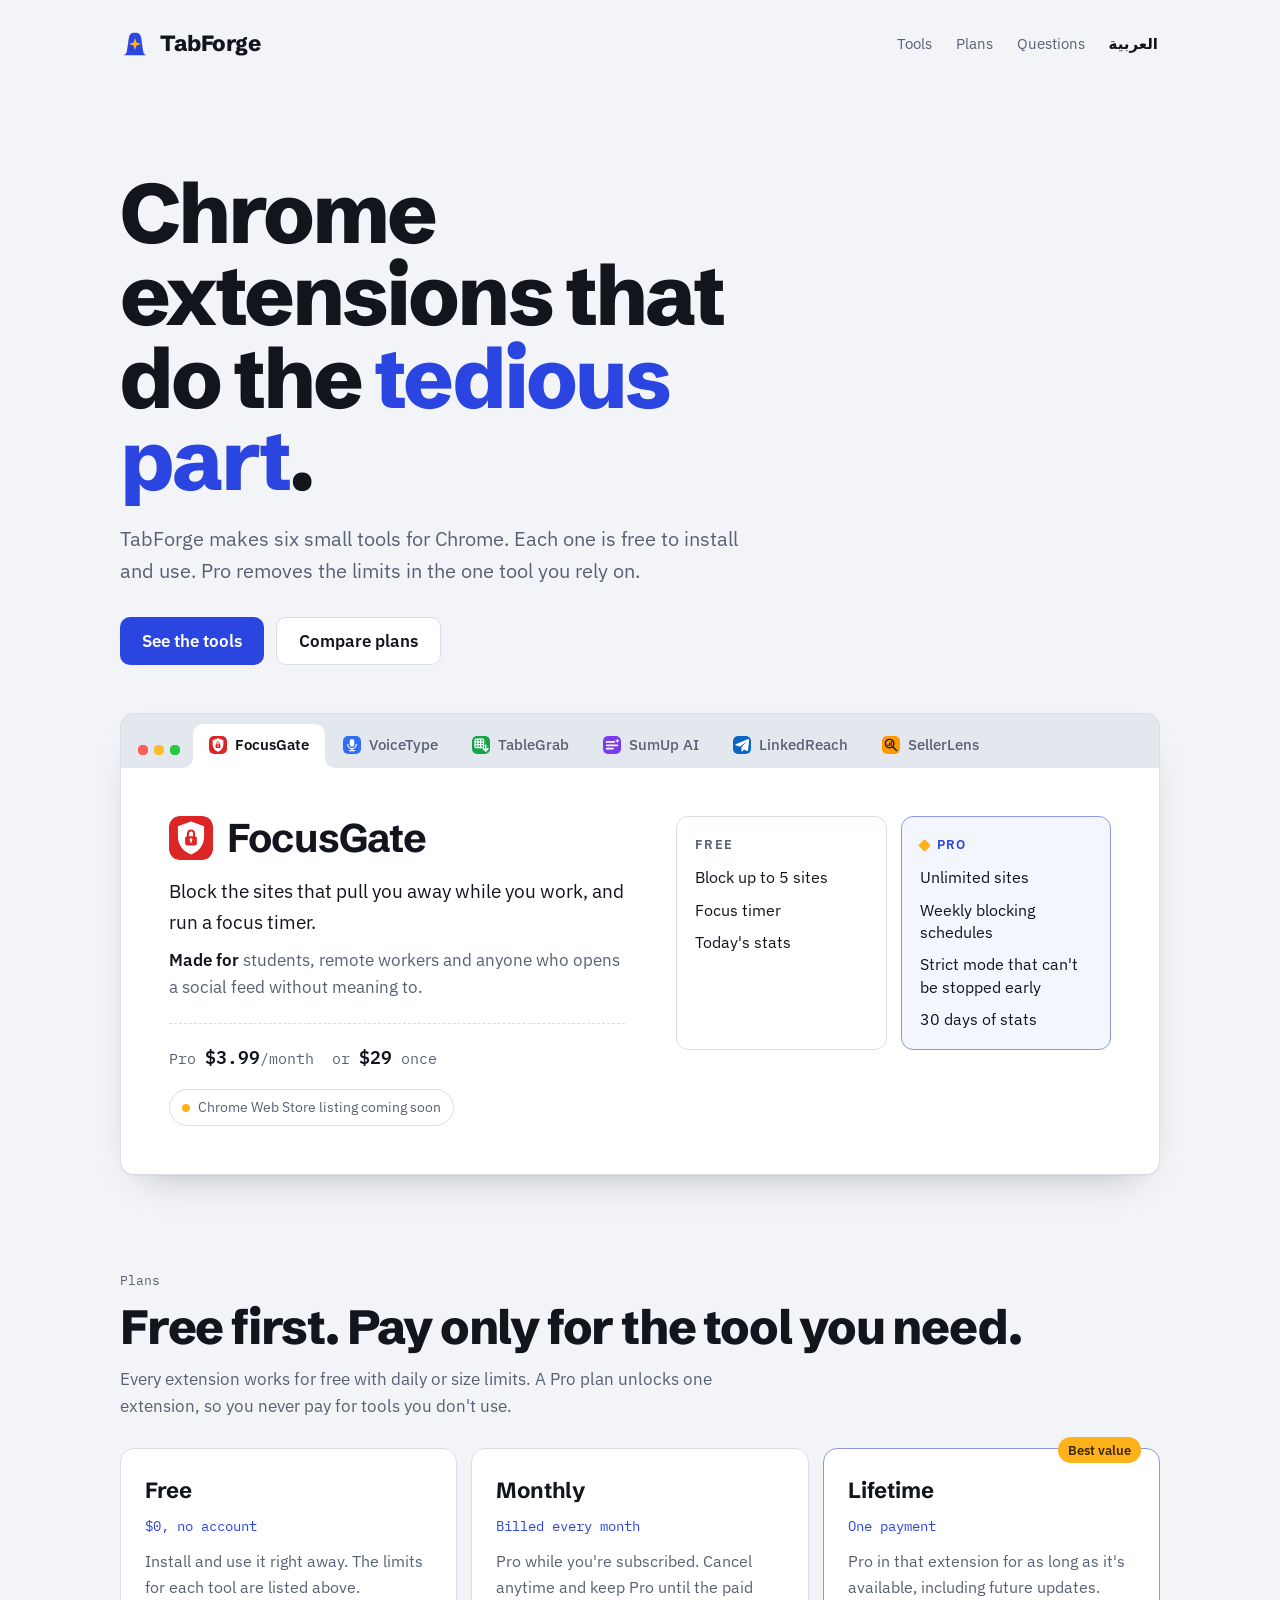
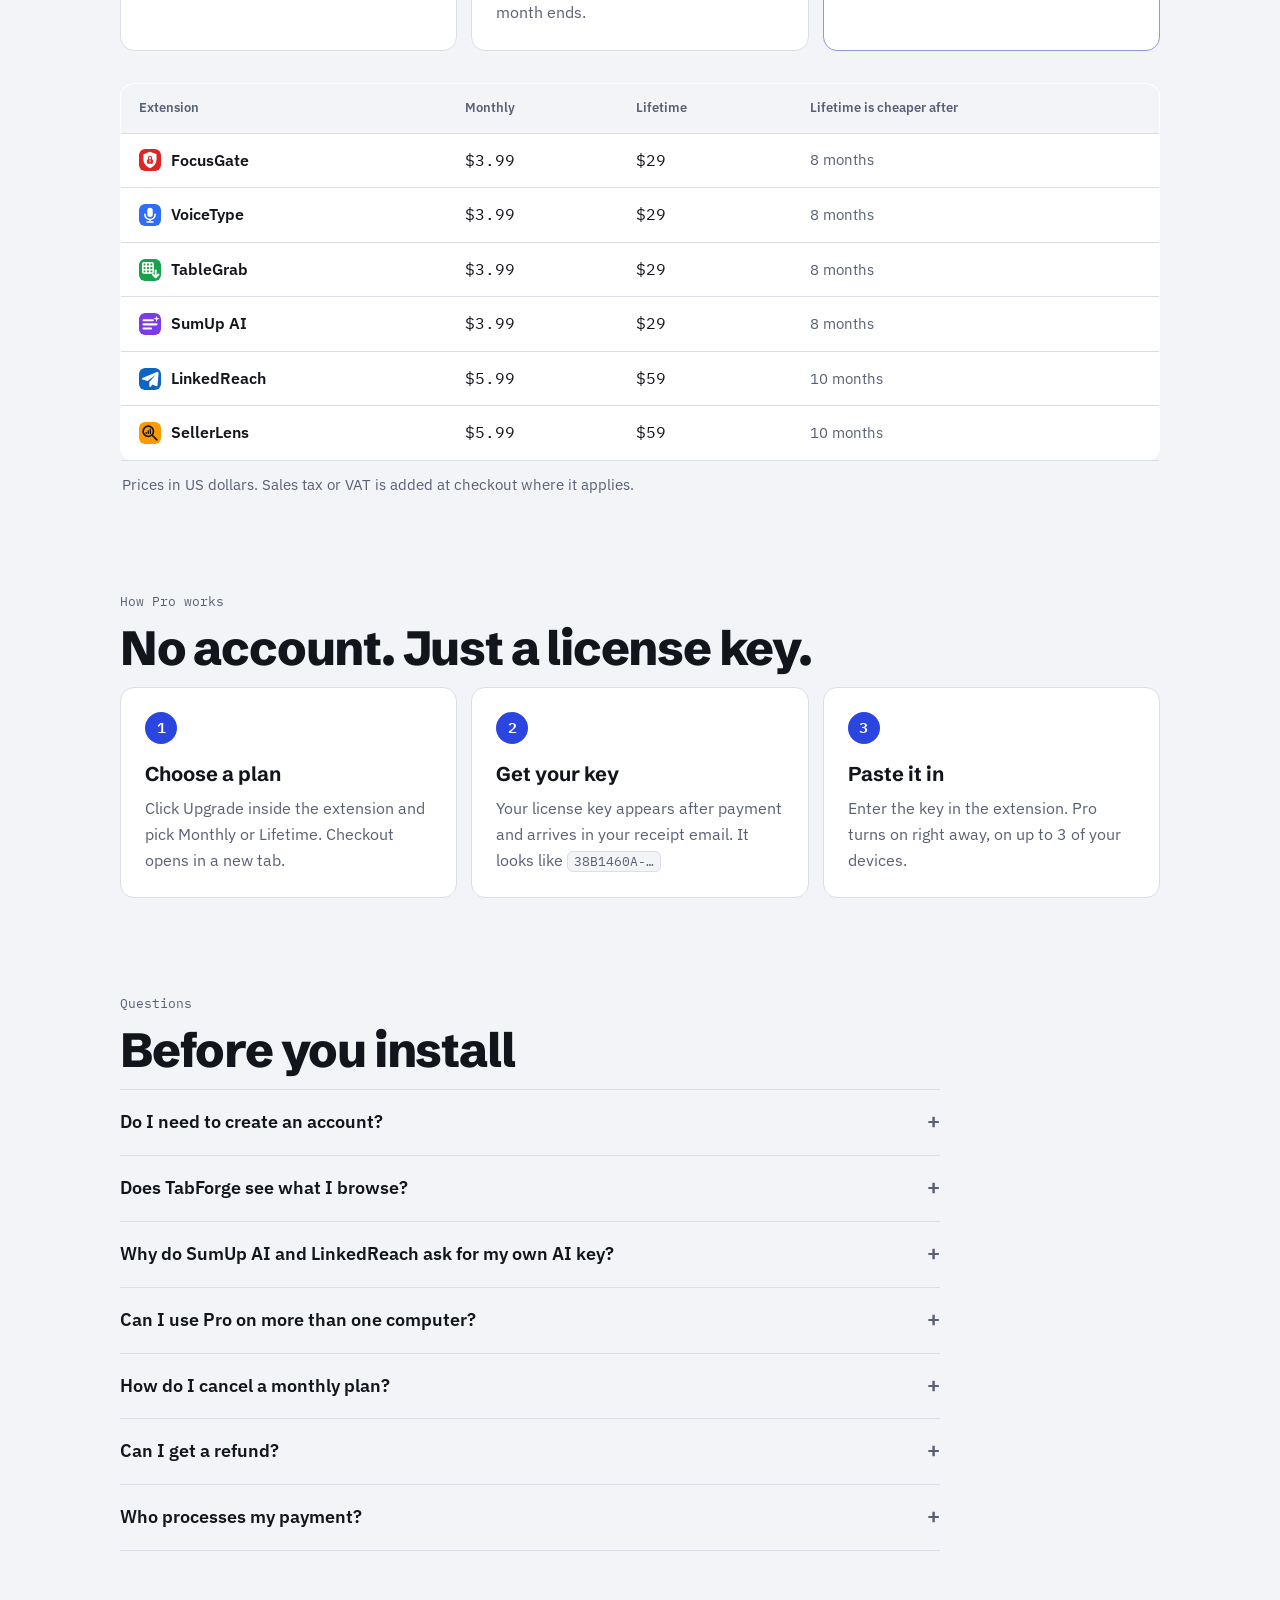
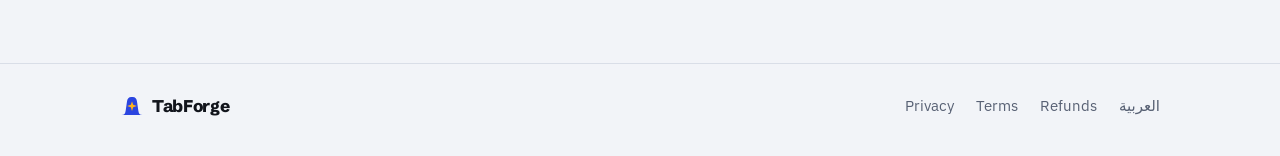
<file: index.html>
<!doctype html>
<html lang="en" dir="ltr">
<head>
  <meta charset="utf-8">
  <meta name="viewport" content="width=device-width, initial-scale=1">
  <title>TabForge: Chrome extensions that do the tedious part</title>
  <meta name="description" content="TabForge makes six focused Chrome extensions: FocusGate, VoiceType, TableGrab, SumUp AI, LinkedReach and SellerLens. Free to use, with optional Pro plans.">
  <link rel="icon" href="assets/logo.svg" type="image/svg+xml">
  <link rel="alternate" hreflang="ar" href="ar/">
  <link rel="alternate" hreflang="en" href="./">
  <link rel="preconnect" href="https://fonts.googleapis.com">
  <link rel="preconnect" href="https://fonts.gstatic.com" crossorigin>
  <link href="https://fonts.googleapis.com/css2?family=IBM+Plex+Mono:wght@400;600&family=IBM+Plex+Sans:wght@400;500;600&family=Schibsted+Grotesk:wght@700;800&display=swap" rel="stylesheet">
  <link rel="stylesheet" href="assets/style.css">
</head>
<body>
<a class="skip" href="#main">Skip to content</a>

<header class="site-head">
  <div class="wrap">
    <a class="brand" href="./"><img src="assets/logo.svg" alt="" width="30" height="30">TabForge</a>
    <nav class="nav" aria-label="Main">
      <a href="#tools">Tools</a>
      <a href="#plans">Plans</a>
      <a href="#faq">Questions</a>
      <a class="lang" href="ar/" hreflang="ar" lang="ar">العربية</a>
    </nav>
  </div>
</header>

<main id="main">
  <div class="wrap">
    <div class="hero">
      <h1>Chrome extensions that do the <em>tedious part</em>.</h1>
      <p>TabForge makes six small tools for Chrome. Each one is free to install and use. Pro removes the limits in the one tool you rely on.</p>
      <div class="actions"><a class="button" href="#tools">See the tools</a><a class="button-ghost" href="#plans">Compare plans</a></div>
    </div>

    <div class="window" id="tools">
      <nav class="strip" data-tabs aria-label="Extensions">
        <a class="tab" href="#focusgate" aria-selected="true"><img src="assets/icons/focusgate.svg" alt="">FocusGate</a>
        <a class="tab" href="#voicetype"><img src="assets/icons/voicetype.svg" alt="">VoiceType</a>
        <a class="tab" href="#tablegrab"><img src="assets/icons/tablegrab.svg" alt="">TableGrab</a>
        <a class="tab" href="#sumup-ai"><img src="assets/icons/sumup-ai.svg" alt="">SumUp AI</a>
        <a class="tab" href="#linkedreach"><img src="assets/icons/linkedreach.svg" alt="">LinkedReach</a>
        <a class="tab" href="#sellerlens"><img src="assets/icons/sellerlens.svg" alt="">SellerLens</a>
      </nav>

      <div class="panes">
        <article class="pane" id="focusgate">
          <div>
            <h3><img src="assets/icons/focusgate.svg" alt="">FocusGate</h3>
            <p class="lede">Block the sites that pull you away while you work, and run a focus timer.</p>
            <p class="for"><strong>Made for</strong> students, remote workers and anyone who opens a social feed without meaning to.</p>
            <div class="price-line"><span>Pro <b>$3.99</b>/month</span><span>or <b>$29</b> once</span></div>
            <span class="store-chip">Chrome Web Store listing coming soon</span>
          </div>
          <div class="tiers">
            <div class="tier"><h4>Free</h4><ul><li>Block up to 5 sites</li><li>Focus timer</li><li>Today's stats</li></ul></div>
            <div class="tier pro"><h4>Pro</h4><ul><li>Unlimited sites</li><li>Weekly blocking schedules</li><li>Strict mode that can't be stopped early</li><li>30 days of stats</li></ul></div>
          </div>
        </article>

        <article class="pane" id="voicetype">
          <div>
            <h3><img src="assets/icons/voicetype.svg" alt="">VoiceType</h3>
            <p class="lede">Speak into any text field on any website instead of typing.</p>
            <p class="for"><strong>Made for</strong> people who write a lot of messages and email, in Arabic dialects, English, French, German, Spanish, Turkish and more.</p>
            <div class="price-line"><span>Pro <b>$3.99</b>/month</span><span>or <b>$29</b> once</span></div>
            <span class="store-chip">Chrome Web Store listing coming soon</span>
          </div>
          <div class="tiers">
            <div class="tier"><h4>Free</h4><ul><li>20 dictation sessions a day</li><li>Mic button next to text fields</li><li>Keyboard shortcut</li></ul></div>
            <div class="tier pro"><h4>Pro</h4><ul><li>Unlimited dictation</li><li>Voice commands such as "new line" and "period"</li><li>Your own word replacements</li></ul></div>
          </div>
        </article>

        <article class="pane" id="tablegrab">
          <div>
            <h3><img src="assets/icons/tablegrab.svg" alt="">TableGrab</h3>
            <p class="lede">Turn any table or list on a web page into a spreadsheet file in one click.</p>
            <p class="for"><strong>Made for</strong> analysts, researchers and marketers who copy data out of websites.</p>
            <div class="price-line"><span>Pro <b>$3.99</b>/month</span><span>or <b>$29</b> once</span></div>
            <span class="store-chip">Chrome Web Store listing coming soon</span>
          </div>
          <div class="tiers">
            <div class="tier"><h4>Free</h4><ul><li>Up to 100 rows per export</li><li>CSV and JSON</li><li>Copy and paste into Google Sheets</li></ul></div>
            <div class="tier pro"><h4>Pro</h4><ul><li>Unlimited rows</li><li>Collect a table across many pages</li><li>Excel files</li></ul></div>
          </div>
        </article>

        <article class="pane" id="sumup-ai">
          <div>
            <h3><img src="assets/icons/sumup-ai.svg" alt="">SumUp AI</h3>
            <p class="lede">Summarize any article or YouTube video in a side panel, then ask it questions.</p>
            <p class="for"><strong>Made for</strong> students and readers. Use your own OpenAI, Claude or Gemini key, or Chrome's built-in AI.</p>
            <div class="price-line"><span>Pro <b>$3.99</b>/month</span><span>or <b>$29</b> once</span></div>
            <span class="store-chip">Chrome Web Store listing coming soon</span>
          </div>
          <div class="tiers">
            <div class="tier"><h4>Free</h4><ul><li>5 summaries a day</li><li>Pages and YouTube videos</li><li>Choice of length and language</li></ul></div>
            <div class="tier pro"><h4>Pro</h4><ul><li>Unlimited summaries</li><li>Chat with the page</li><li>History of past summaries</li><li>Export</li></ul></div>
          </div>
        </article>

        <article class="pane" id="linkedreach">
          <div>
            <h3><img src="assets/icons/linkedreach.svg" alt="">LinkedReach</h3>
            <p class="lede">Write LinkedIn messages from templates that fill in each person's details, and track who to follow up with.</p>
            <p class="for"><strong>Made for</strong> salespeople, recruiters and job seekers. Your contacts stay in your browser.</p>
            <div class="price-line"><span>Pro <b>$5.99</b>/month</span><span>or <b>$59</b> once</span></div>
            <span class="store-chip">Chrome Web Store listing coming soon</span>
          </div>
          <div class="tiers">
            <div class="tier"><h4>Free</h4><ul><li>3 message templates</li><li>25 saved contacts</li><li>Follow-up reminders</li></ul></div>
            <div class="tier pro"><h4>Pro</h4><ul><li>Unlimited templates and contacts</li><li>AI-written drafts with your own key</li><li>CSV export</li></ul></div>
          </div>
        </article>

        <article class="pane" id="sellerlens">
          <div>
            <h3><img src="assets/icons/sellerlens.svg" alt="">SellerLens</h3>
            <p class="lede">See estimated monthly sales, a listing score and a profit calculator on every Amazon product page.</p>
            <p class="for"><strong>Made for</strong> Amazon sellers and product researchers on Amazon.com, .sa, .ae, .eg, .co.uk, .de, .ca and .in.</p>
            <div class="price-line"><span>Pro <b>$5.99</b>/month</span><span>or <b>$59</b> once</span></div>
            <span class="store-chip">Chrome Web Store listing coming soon</span>
          </div>
          <div class="tiers">
            <div class="tier"><h4>Free</h4><ul><li>Product page analysis</li><li>Sales and revenue estimate</li><li>Profit calculator</li></ul></div>
            <div class="tier pro"><h4>Pro</h4><ul><li>Saved profit calculations</li><li>Analysis on search result pages</li><li>Export</li></ul></div>
          </div>
        </article>
      </div>
    </div>

    <section id="plans" aria-labelledby="plans-title">
      <p class="eyebrow">Plans</p>
      <h2 id="plans-title">Free first. Pay only for the tool you need.</h2>
      <p class="section-intro">Every extension works for free with daily or size limits. A Pro plan unlocks one extension, so you never pay for tools you don't use.</p>

      <div class="plans">
        <div class="plan"><h3>Free</h3><p class="tag">$0, no account</p><p>Install and use it right away. The limits for each tool are listed above.</p></div>
        <div class="plan"><h3>Monthly</h3><p class="tag">Billed every month</p><p>Pro while you're subscribed. Cancel anytime and keep Pro until the paid month ends.</p></div>
        <div class="plan best"><span class="flag">Best value</span><h3>Lifetime</h3><p class="tag">One payment</p><p>Pro in that extension for as long as it's available, including future updates.</p></div>
      </div>

      <div class="table-scroll">
        <table class="price-table">
          <caption class="fine">Prices in US dollars. Sales tax or VAT is added at checkout where it applies.</caption>
          <thead><tr><th scope="col">Extension</th><th scope="col">Monthly</th><th scope="col">Lifetime</th><th scope="col">Lifetime is cheaper after</th></tr></thead>
          <tbody>
            <tr><th scope="row"><span class="tool"><img src="assets/icons/focusgate.svg" alt="">FocusGate</span></th><td class="num">$3.99</td><td class="num">$29</td><td class="save">8 months</td></tr>
            <tr><th scope="row"><span class="tool"><img src="assets/icons/voicetype.svg" alt="">VoiceType</span></th><td class="num">$3.99</td><td class="num">$29</td><td class="save">8 months</td></tr>
            <tr><th scope="row"><span class="tool"><img src="assets/icons/tablegrab.svg" alt="">TableGrab</span></th><td class="num">$3.99</td><td class="num">$29</td><td class="save">8 months</td></tr>
            <tr><th scope="row"><span class="tool"><img src="assets/icons/sumup-ai.svg" alt="">SumUp AI</span></th><td class="num">$3.99</td><td class="num">$29</td><td class="save">8 months</td></tr>
            <tr><th scope="row"><span class="tool"><img src="assets/icons/linkedreach.svg" alt="">LinkedReach</span></th><td class="num">$5.99</td><td class="num">$59</td><td class="save">10 months</td></tr>
            <tr><th scope="row"><span class="tool"><img src="assets/icons/sellerlens.svg" alt="">SellerLens</span></th><td class="num">$5.99</td><td class="num">$59</td><td class="save">10 months</td></tr>
          </tbody>
        </table>
      </div>
    </section>

    <section aria-labelledby="how-title">
      <p class="eyebrow">How Pro works</p>
      <h2 id="how-title">No account. Just a license key.</h2>
      <ol class="steps">
        <li><h3>Choose a plan</h3><p>Click Upgrade inside the extension and pick Monthly or Lifetime. Checkout opens in a new tab.</p></li>
        <li><h3>Get your key</h3><p>Your license key appears after payment and arrives in your receipt email. It looks like <span class="key">38B1460A-…</span></p></li>
        <li><h3>Paste it in</h3><p>Enter the key in the extension. Pro turns on right away, on up to 3 of your devices.</p></li>
      </ol>
    </section>

    <section id="faq" aria-labelledby="faq-title">
      <p class="eyebrow">Questions</p>
      <h2 id="faq-title">Before you install</h2>
      <div class="faq">
        <details><summary>Do I need to create an account?</summary><p>No. The free version works as soon as you install it. Pro only needs the license key from your receipt email.</p></details>
        <details><summary>Does TabForge see what I browse?</summary><p>No. We don't run servers that collect your data. Your settings, contacts and history stay in your browser. The only data that leaves it is described in each extension's <a href="privacy.html">privacy policy</a>, such as a license check or text you send to the AI provider you picked.</p></details>
        <details><summary>Why do SumUp AI and LinkedReach ask for my own AI key?</summary><p>So you pay the AI provider directly at their price and your text goes straight to them. The key is stored in your browser and sent only to that provider. SumUp AI also works with Chrome's built-in AI, which needs no key.</p></details>
        <details><summary>Can I use Pro on more than one computer?</summary><p>Yes. One license key works on up to 3 Chrome profiles or devices. You can free a slot by removing the key from an old device.</p></details>
        <details><summary>How do I cancel a monthly plan?</summary><p>Use the "Manage subscription" link in your receipt email. Pro stays on until the end of the month you paid for, then the extension returns to the free version. Your data is kept.</p></details>
        <details><summary>Can I get a refund?</summary><p>Yes, within 14 days of your first payment for any plan. See the <a href="refund.html">refund policy</a>.</p></details>
        <details><summary>Who processes my payment?</summary><p>Orders are processed by Lemon Squeezy, our merchant of record. They handle the payment, sales tax and your invoice. We never see your card details.</p></details>
      </div>
    </section>
  </div>
</main>

<footer class="site-foot">
  <div class="wrap">
    <a class="brand" href="./"><img src="assets/logo.svg" alt="" width="24" height="24">TabForge</a>
    <nav aria-label="Legal">
      <a href="privacy.html">Privacy</a>
      <a href="terms.html">Terms</a>
      <a href="refund.html">Refunds</a>
      <a href="ar/" hreflang="ar" lang="ar">العربية</a>
    </nav>
  </div>
</footer>

<script src="assets/tabs.js"></script>
</body>
</html>
</file>
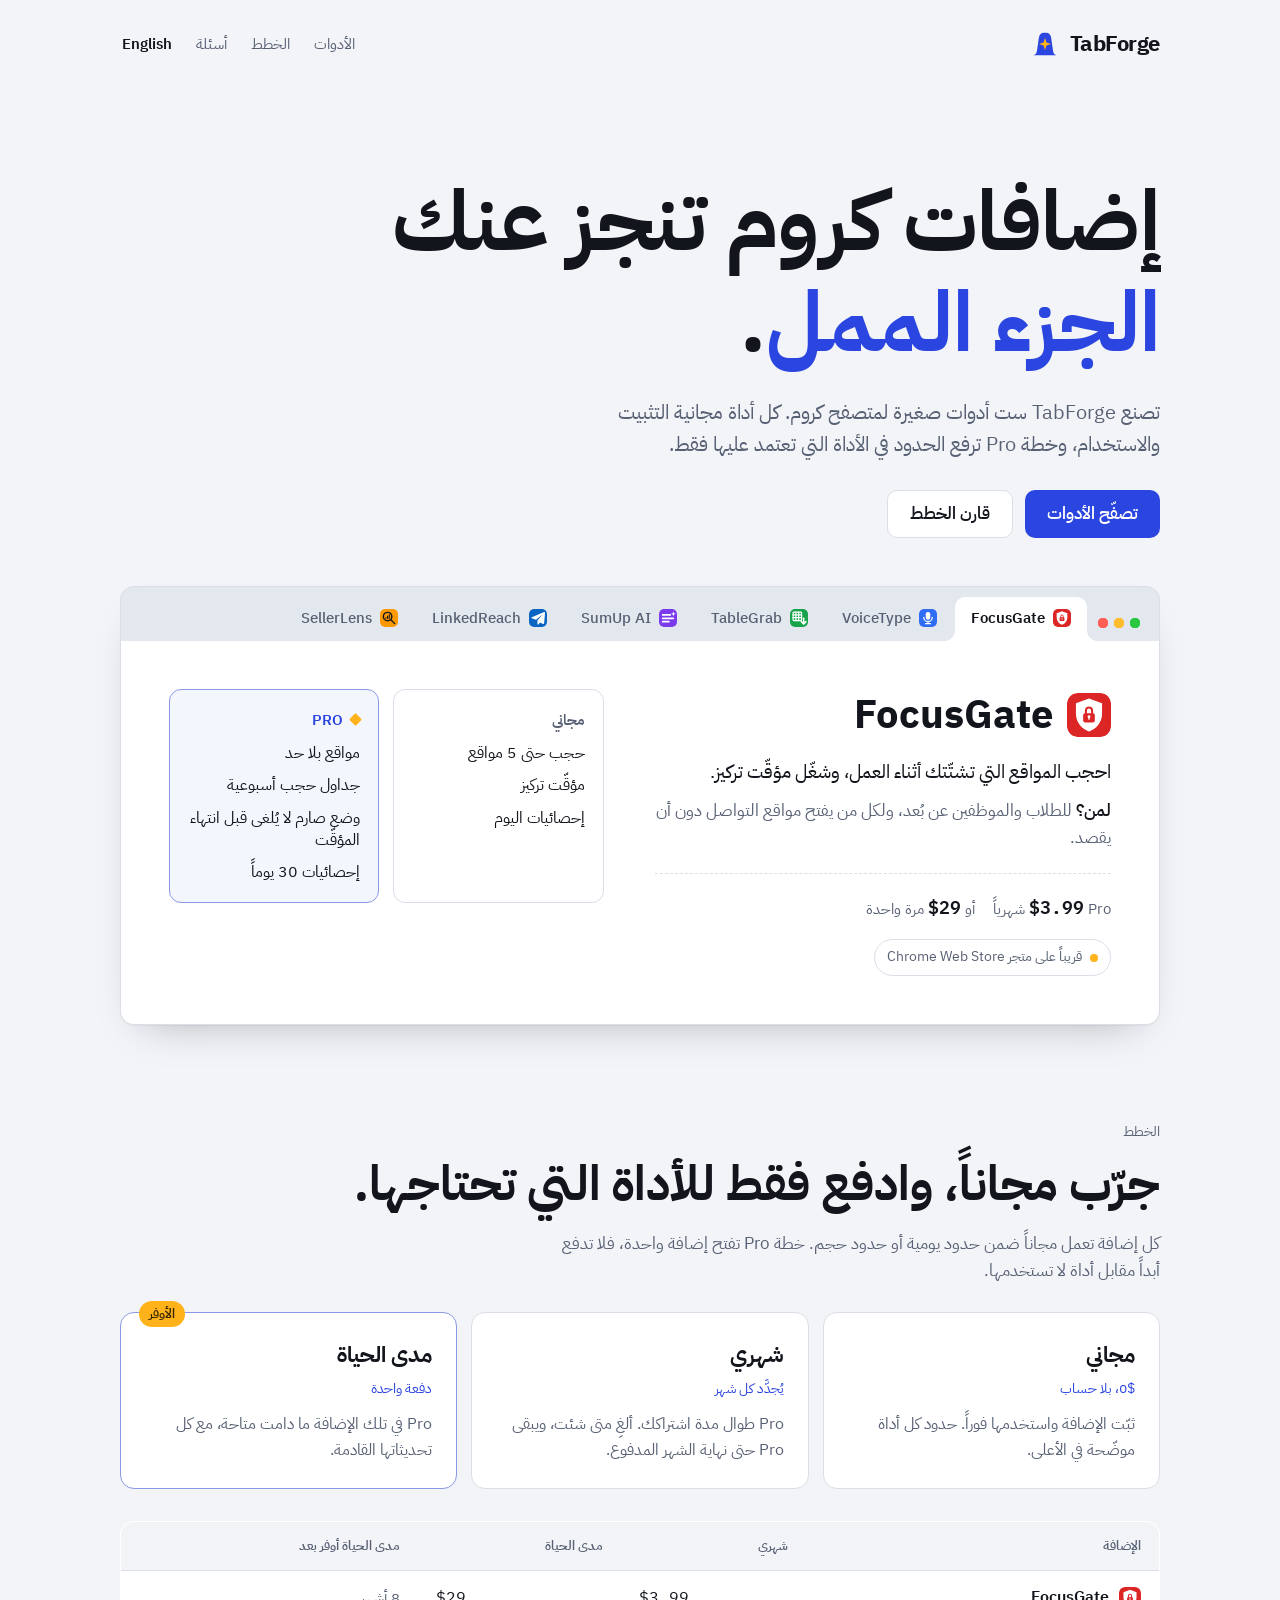
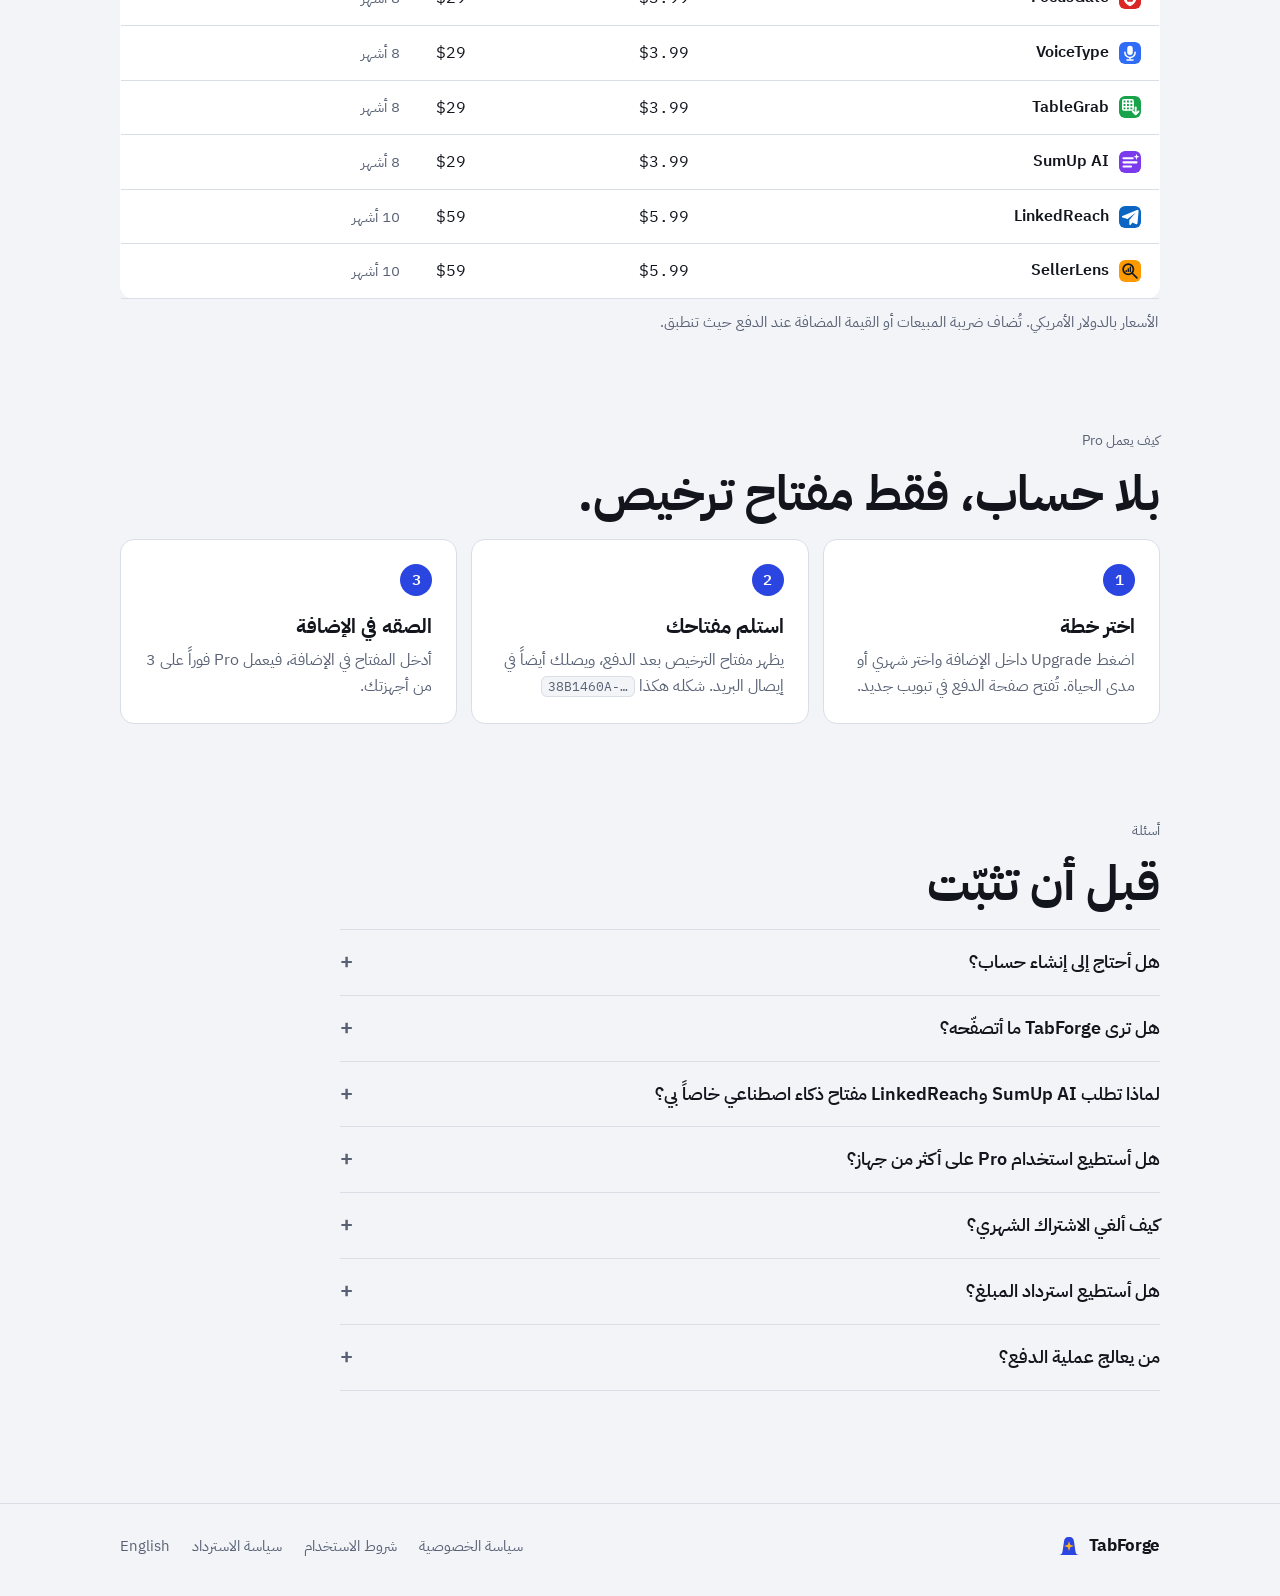
<file: ar/index.html>
<!doctype html>
<html lang="ar" dir="rtl">
<head>
  <meta charset="utf-8">
  <meta name="viewport" content="width=device-width, initial-scale=1">
  <title>TabForge: إضافات كروم تنجز عنك الجزء الممل</title>
  <meta name="description" content="TabForge تصنع ست إضافات لمتصفح كروم: FocusGate وVoiceType وTableGrab وSumUp AI وLinkedReach وSellerLens. مجانية الاستخدام، مع خطط Pro اختيارية.">
  <link rel="icon" href="../assets/logo.svg" type="image/svg+xml">
  <link rel="alternate" hreflang="en" href="../">
  <link rel="alternate" hreflang="ar" href="./">
  <link rel="preconnect" href="https://fonts.googleapis.com">
  <link rel="preconnect" href="https://fonts.gstatic.com" crossorigin>
  <link href="https://fonts.googleapis.com/css2?family=IBM+Plex+Mono:wght@400;600&family=IBM+Plex+Sans+Arabic:wght@400;500;600;700&family=IBM+Plex+Sans:wght@400;500;600&display=swap" rel="stylesheet">
  <link rel="stylesheet" href="../assets/style.css">
</head>
<body>
<a class="skip" href="#main">انتقل إلى المحتوى</a>

<header class="site-head">
  <div class="wrap">
    <a class="brand" href="./" dir="ltr"><img src="../assets/logo.svg" alt="" width="30" height="30">TabForge</a>
    <nav class="nav" aria-label="القائمة الرئيسية">
      <a href="#tools">الأدوات</a>
      <a href="#plans">الخطط</a>
      <a href="#faq">أسئلة</a>
      <a class="lang" href="../" hreflang="en" lang="en">English</a>
    </nav>
  </div>
</header>

<main id="main">
  <div class="wrap">
    <div class="hero">
      <h1>إضافات كروم تنجز عنك <em>الجزء الممل</em>.</h1>
      <p>تصنع TabForge ست أدوات صغيرة لمتصفح كروم. كل أداة مجانية التثبيت والاستخدام، وخطة Pro ترفع الحدود في الأداة التي تعتمد عليها فقط.</p>
      <div class="actions"><a class="button" href="#tools">تصفّح الأدوات</a><a class="button-ghost" href="#plans">قارن الخطط</a></div>
    </div>

    <div class="window" id="tools">
      <nav class="strip" data-tabs aria-label="الإضافات">
        <a class="tab" href="#focusgate" aria-selected="true"><img src="../assets/icons/focusgate.svg" alt="">FocusGate</a>
        <a class="tab" href="#voicetype"><img src="../assets/icons/voicetype.svg" alt="">VoiceType</a>
        <a class="tab" href="#tablegrab"><img src="../assets/icons/tablegrab.svg" alt="">TableGrab</a>
        <a class="tab" href="#sumup-ai"><img src="../assets/icons/sumup-ai.svg" alt="">SumUp AI</a>
        <a class="tab" href="#linkedreach"><img src="../assets/icons/linkedreach.svg" alt="">LinkedReach</a>
        <a class="tab" href="#sellerlens"><img src="../assets/icons/sellerlens.svg" alt="">SellerLens</a>
      </nav>

      <div class="panes">
        <article class="pane" id="focusgate">
          <div>
            <h3><img src="../assets/icons/focusgate.svg" alt="">FocusGate</h3>
            <p class="lede">احجب المواقع التي تشتّتك أثناء العمل، وشغّل مؤقّت تركيز.</p>
            <p class="for"><strong>لمن؟</strong> للطلاب والموظفين عن بُعد، ولكل من يفتح مواقع التواصل دون أن يقصد.</p>
            <div class="price-line"><span>Pro <b dir="ltr">$3.99</b> شهرياً</span><span>أو <b dir="ltr">$29</b> مرة واحدة</span></div>
            <span class="store-chip">قريباً على متجر Chrome Web Store</span>
          </div>
          <div class="tiers">
            <div class="tier"><h4>مجاني</h4><ul><li>حجب حتى 5 مواقع</li><li>مؤقّت تركيز</li><li>إحصائيات اليوم</li></ul></div>
            <div class="tier pro"><h4>Pro</h4><ul><li>مواقع بلا حد</li><li>جداول حجب أسبوعية</li><li>وضع صارم لا يُلغى قبل انتهاء المؤقّت</li><li>إحصائيات 30 يوماً</li></ul></div>
          </div>
        </article>

        <article class="pane" id="voicetype">
          <div>
            <h3><img src="../assets/icons/voicetype.svg" alt="">VoiceType</h3>
            <p class="lede">تكلّم بدل أن تكتب، في أي خانة نصية على أي موقع.</p>
            <p class="for"><strong>لمن؟</strong> لمن يكتب رسائل وإيميلات كثيرة، باللهجات العربية والإنجليزية والفرنسية والألمانية والإسبانية والتركية وغيرها.</p>
            <div class="price-line"><span>Pro <b dir="ltr">$3.99</b> شهرياً</span><span>أو <b dir="ltr">$29</b> مرة واحدة</span></div>
            <span class="store-chip">قريباً على متجر Chrome Web Store</span>
          </div>
          <div class="tiers">
            <div class="tier"><h4>مجاني</h4><ul><li>20 جلسة إملاء يومياً</li><li>زر ميكروفون بجانب خانات الكتابة</li><li>اختصار لوحة مفاتيح</li></ul></div>
            <div class="tier pro"><h4>Pro</h4><ul><li>إملاء بلا حد</li><li>أوامر صوتية مثل "سطر جديد" و"نقطة"</li><li>استبدالات كلمات خاصة بك</li></ul></div>
          </div>
        </article>

        <article class="pane" id="tablegrab">
          <div>
            <h3><img src="../assets/icons/tablegrab.svg" alt="">TableGrab</h3>
            <p class="lede">حوّل أي جدول أو قائمة في صفحة ويب إلى ملف جدول بيانات بنقرة واحدة.</p>
            <p class="for"><strong>لمن؟</strong> للمحللين والباحثين والمسوّقين الذين ينسخون البيانات من المواقع.</p>
            <div class="price-line"><span>Pro <b dir="ltr">$3.99</b> شهرياً</span><span>أو <b dir="ltr">$29</b> مرة واحدة</span></div>
            <span class="store-chip">قريباً على متجر Chrome Web Store</span>
          </div>
          <div class="tiers">
            <div class="tier"><h4>مجاني</h4><ul><li>حتى 100 صف في كل تصدير</li><li>ملفات CSV وJSON</li><li>نسخ ولصق في Google Sheets</li></ul></div>
            <div class="tier pro"><h4>Pro</h4><ul><li>صفوف بلا حد</li><li>جمع الجدول من صفحات متعددة</li><li>ملفات Excel</li></ul></div>
          </div>
        </article>

        <article class="pane" id="sumup-ai">
          <div>
            <h3><img src="../assets/icons/sumup-ai.svg" alt="">SumUp AI</h3>
            <p class="lede">لخّص أي مقال أو فيديو يوتيوب في لوحة جانبية، ثم اسأله ما تريد.</p>
            <p class="for"><strong>لمن؟</strong> للطلاب والقرّاء. استخدم مفتاحك من OpenAI أو Claude أو Gemini، أو الذكاء الاصطناعي المدمج في كروم.</p>
            <div class="price-line"><span>Pro <b dir="ltr">$3.99</b> شهرياً</span><span>أو <b dir="ltr">$29</b> مرة واحدة</span></div>
            <span class="store-chip">قريباً على متجر Chrome Web Store</span>
          </div>
          <div class="tiers">
            <div class="tier"><h4>مجاني</h4><ul><li>5 ملخصات يومياً</li><li>صفحات ويب وفيديوهات يوتيوب</li><li>اختيار الطول واللغة</li></ul></div>
            <div class="tier pro"><h4>Pro</h4><ul><li>ملخصات بلا حد</li><li>دردشة مع الصفحة</li><li>سجل الملخصات السابقة</li><li>تصدير</li></ul></div>
          </div>
        </article>

        <article class="pane" id="linkedreach">
          <div>
            <h3><img src="../assets/icons/linkedreach.svg" alt="">LinkedReach</h3>
            <p class="lede">اكتب رسائل لينكدإن من قوالب تملأ بيانات كل شخص تلقائياً، وتابع من عليك الرد عليه.</p>
            <p class="for"><strong>لمن؟</strong> لفرق المبيعات والتوظيف والباحثين عن عمل. جهات اتصالك تبقى في متصفحك.</p>
            <div class="price-line"><span>Pro <b dir="ltr">$5.99</b> شهرياً</span><span>أو <b dir="ltr">$59</b> مرة واحدة</span></div>
            <span class="store-chip">قريباً على متجر Chrome Web Store</span>
          </div>
          <div class="tiers">
            <div class="tier"><h4>مجاني</h4><ul><li>3 قوالب رسائل</li><li>25 جهة اتصال محفوظة</li><li>تذكير بالمتابعة</li></ul></div>
            <div class="tier pro"><h4>Pro</h4><ul><li>قوالب وجهات اتصال بلا حد</li><li>مسودات بالذكاء الاصطناعي بمفتاحك</li><li>تصدير CSV</li></ul></div>
          </div>
        </article>

        <article class="pane" id="sellerlens">
          <div>
            <h3><img src="../assets/icons/sellerlens.svg" alt="">SellerLens</h3>
            <p class="lede">اعرف المبيعات الشهرية المقدّرة وتقييم صفحة المنتج، واحسب ربحك على كل منتج في أمازون.</p>
            <p class="for"><strong>لمن؟</strong> لبائعي أمازون والباحثين عن منتجات، على أمازون السعودية والإمارات ومصر وأمريكا وبريطانيا وألمانيا وكندا والهند.</p>
            <div class="price-line"><span>Pro <b dir="ltr">$5.99</b> شهرياً</span><span>أو <b dir="ltr">$59</b> مرة واحدة</span></div>
            <span class="store-chip">قريباً على متجر Chrome Web Store</span>
          </div>
          <div class="tiers">
            <div class="tier"><h4>مجاني</h4><ul><li>تحليل صفحة المنتج</li><li>تقدير المبيعات والإيرادات</li><li>حاسبة الربح</li></ul></div>
            <div class="tier pro"><h4>Pro</h4><ul><li>حفظ حسابات الربح</li><li>تحليل صفحات نتائج البحث</li><li>تصدير</li></ul></div>
          </div>
        </article>
      </div>
    </div>

    <section id="plans" aria-labelledby="plans-title">
      <p class="eyebrow">الخطط</p>
      <h2 id="plans-title">جرّب مجاناً، وادفع فقط للأداة التي تحتاجها.</h2>
      <p class="section-intro">كل إضافة تعمل مجاناً ضمن حدود يومية أو حدود حجم. خطة Pro تفتح إضافة واحدة، فلا تدفع أبداً مقابل أداة لا تستخدمها.</p>

      <div class="plans">
        <div class="plan"><h3>مجاني</h3><p class="tag">0$، بلا حساب</p><p>ثبّت الإضافة واستخدمها فوراً. حدود كل أداة موضّحة في الأعلى.</p></div>
        <div class="plan"><h3>شهري</h3><p class="tag">يُجدَّد كل شهر</p><p>Pro طوال مدة اشتراكك. ألغِ متى شئت، ويبقى Pro حتى نهاية الشهر المدفوع.</p></div>
        <div class="plan best"><span class="flag">الأوفر</span><h3>مدى الحياة</h3><p class="tag">دفعة واحدة</p><p>Pro في تلك الإضافة ما دامت متاحة، مع كل تحديثاتها القادمة.</p></div>
      </div>

      <div class="table-scroll">
        <table class="price-table">
          <caption class="fine">الأسعار بالدولار الأمريكي. تُضاف ضريبة المبيعات أو القيمة المضافة عند الدفع حيث تنطبق.</caption>
          <thead><tr><th scope="col">الإضافة</th><th scope="col">شهري</th><th scope="col">مدى الحياة</th><th scope="col">مدى الحياة أوفر بعد</th></tr></thead>
          <tbody>
            <tr><th scope="row"><span class="tool"><img src="../assets/icons/focusgate.svg" alt="">FocusGate</span></th><td class="num" dir="ltr">$3.99</td><td class="num" dir="ltr">$29</td><td class="save">8 أشهر</td></tr>
            <tr><th scope="row"><span class="tool"><img src="../assets/icons/voicetype.svg" alt="">VoiceType</span></th><td class="num" dir="ltr">$3.99</td><td class="num" dir="ltr">$29</td><td class="save">8 أشهر</td></tr>
            <tr><th scope="row"><span class="tool"><img src="../assets/icons/tablegrab.svg" alt="">TableGrab</span></th><td class="num" dir="ltr">$3.99</td><td class="num" dir="ltr">$29</td><td class="save">8 أشهر</td></tr>
            <tr><th scope="row"><span class="tool"><img src="../assets/icons/sumup-ai.svg" alt="">SumUp AI</span></th><td class="num" dir="ltr">$3.99</td><td class="num" dir="ltr">$29</td><td class="save">8 أشهر</td></tr>
            <tr><th scope="row"><span class="tool"><img src="../assets/icons/linkedreach.svg" alt="">LinkedReach</span></th><td class="num" dir="ltr">$5.99</td><td class="num" dir="ltr">$59</td><td class="save">10 أشهر</td></tr>
            <tr><th scope="row"><span class="tool"><img src="../assets/icons/sellerlens.svg" alt="">SellerLens</span></th><td class="num" dir="ltr">$5.99</td><td class="num" dir="ltr">$59</td><td class="save">10 أشهر</td></tr>
          </tbody>
        </table>
      </div>
    </section>

    <section aria-labelledby="how-title">
      <p class="eyebrow">كيف يعمل Pro</p>
      <h2 id="how-title">بلا حساب، فقط مفتاح ترخيص.</h2>
      <ol class="steps">
        <li><h3>اختر خطة</h3><p>اضغط Upgrade داخل الإضافة واختر شهري أو مدى الحياة. تُفتح صفحة الدفع في تبويب جديد.</p></li>
        <li><h3>استلم مفتاحك</h3><p>يظهر مفتاح الترخيص بعد الدفع، ويصلك أيضاً في إيصال البريد. شكله هكذا <span class="key" dir="ltr">38B1460A-…</span></p></li>
        <li><h3>الصقه في الإضافة</h3><p>أدخل المفتاح في الإضافة، فيعمل Pro فوراً على 3 من أجهزتك.</p></li>
      </ol>
    </section>

    <section id="faq" aria-labelledby="faq-title">
      <p class="eyebrow">أسئلة</p>
      <h2 id="faq-title">قبل أن تثبّت</h2>
      <div class="faq">
        <details><summary>هل أحتاج إلى إنشاء حساب؟</summary><p>لا. النسخة المجانية تعمل فور التثبيت. وخطة Pro تحتاج فقط مفتاح الترخيص الذي يصلك في إيصال البريد.</p></details>
        <details><summary>هل ترى TabForge ما أتصفّحه؟</summary><p>لا. لا نشغّل خوادم تجمع بياناتك. إعداداتك وجهات اتصالك وسجلّك تبقى في متصفحك. البيانات الوحيدة التي تخرج منه موضّحة في <a href="../privacy.html">سياسة الخصوصية</a> لكل إضافة، مثل التحقق من الترخيص أو النص الذي ترسله إلى مزوّد الذكاء الاصطناعي الذي اخترته.</p></details>
        <details><summary>لماذا تطلب SumUp AI وLinkedReach مفتاح ذكاء اصطناعي خاصاً بي؟</summary><p>لتدفع لمزوّد الذكاء الاصطناعي مباشرة بسعره، ويصل نصّك إليه مباشرة. يُحفظ المفتاح في متصفحك ولا يُرسل إلا لذلك المزوّد. وتعمل SumUp AI أيضاً مع الذكاء الاصطناعي المدمج في كروم، وهذا لا يحتاج مفتاحاً.</p></details>
        <details><summary>هل أستطيع استخدام Pro على أكثر من جهاز؟</summary><p>نعم. مفتاح الترخيص الواحد يعمل على 3 أجهزة أو حسابات كروم. وتستطيع تحرير مكان بإزالة المفتاح من جهاز قديم.</p></details>
        <details><summary>كيف ألغي الاشتراك الشهري؟</summary><p>من رابط "Manage subscription" في إيصال البريد. يبقى Pro حتى نهاية الشهر المدفوع، ثم تعود الإضافة إلى النسخة المجانية وتبقى بياناتك كما هي.</p></details>
        <details><summary>هل أستطيع استرداد المبلغ؟</summary><p>نعم، خلال 14 يوماً من أول دفعة لأي خطة. راجع <a href="../refund.html">سياسة الاسترداد</a>.</p></details>
        <details><summary>من يعالج عملية الدفع؟</summary><p>تُعالَج الطلبات عبر Lemon Squeezy، البائع الرسمي لطلباتنا. هي تتولّى الدفع وضريبة المبيعات والفاتورة، ولا نرى نحن بيانات بطاقتك أبداً.</p></details>
      </div>
    </section>
  </div>
</main>

<footer class="site-foot">
  <div class="wrap">
    <a class="brand" href="./" dir="ltr"><img src="../assets/logo.svg" alt="" width="24" height="24">TabForge</a>
    <nav aria-label="روابط قانونية">
      <a href="../privacy.html" hreflang="en">سياسة الخصوصية</a>
      <a href="../terms.html" hreflang="en">شروط الاستخدام</a>
      <a href="../refund.html" hreflang="en">سياسة الاسترداد</a>
      <a href="../" hreflang="en" lang="en">English</a>
    </nav>
  </div>
</footer>

<script src="../assets/tabs.js"></script>
</body>
</html>
</file>
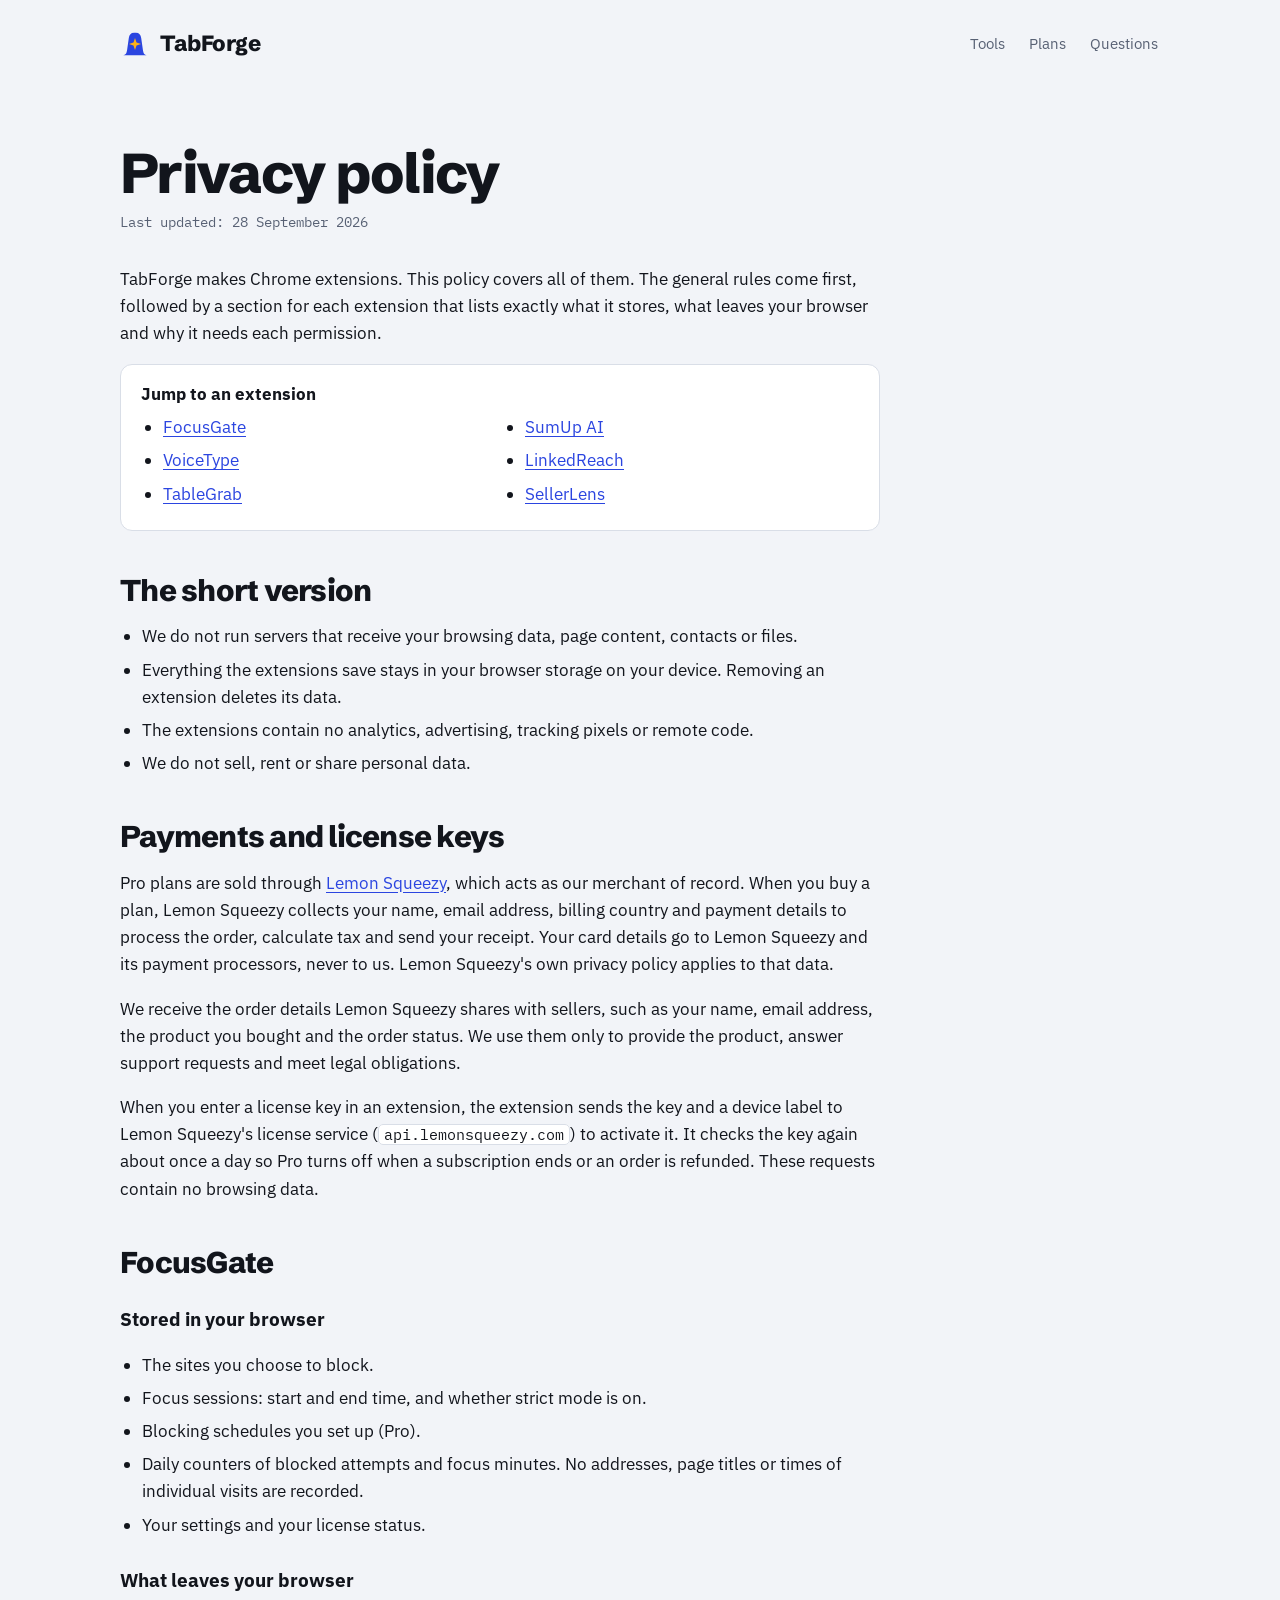
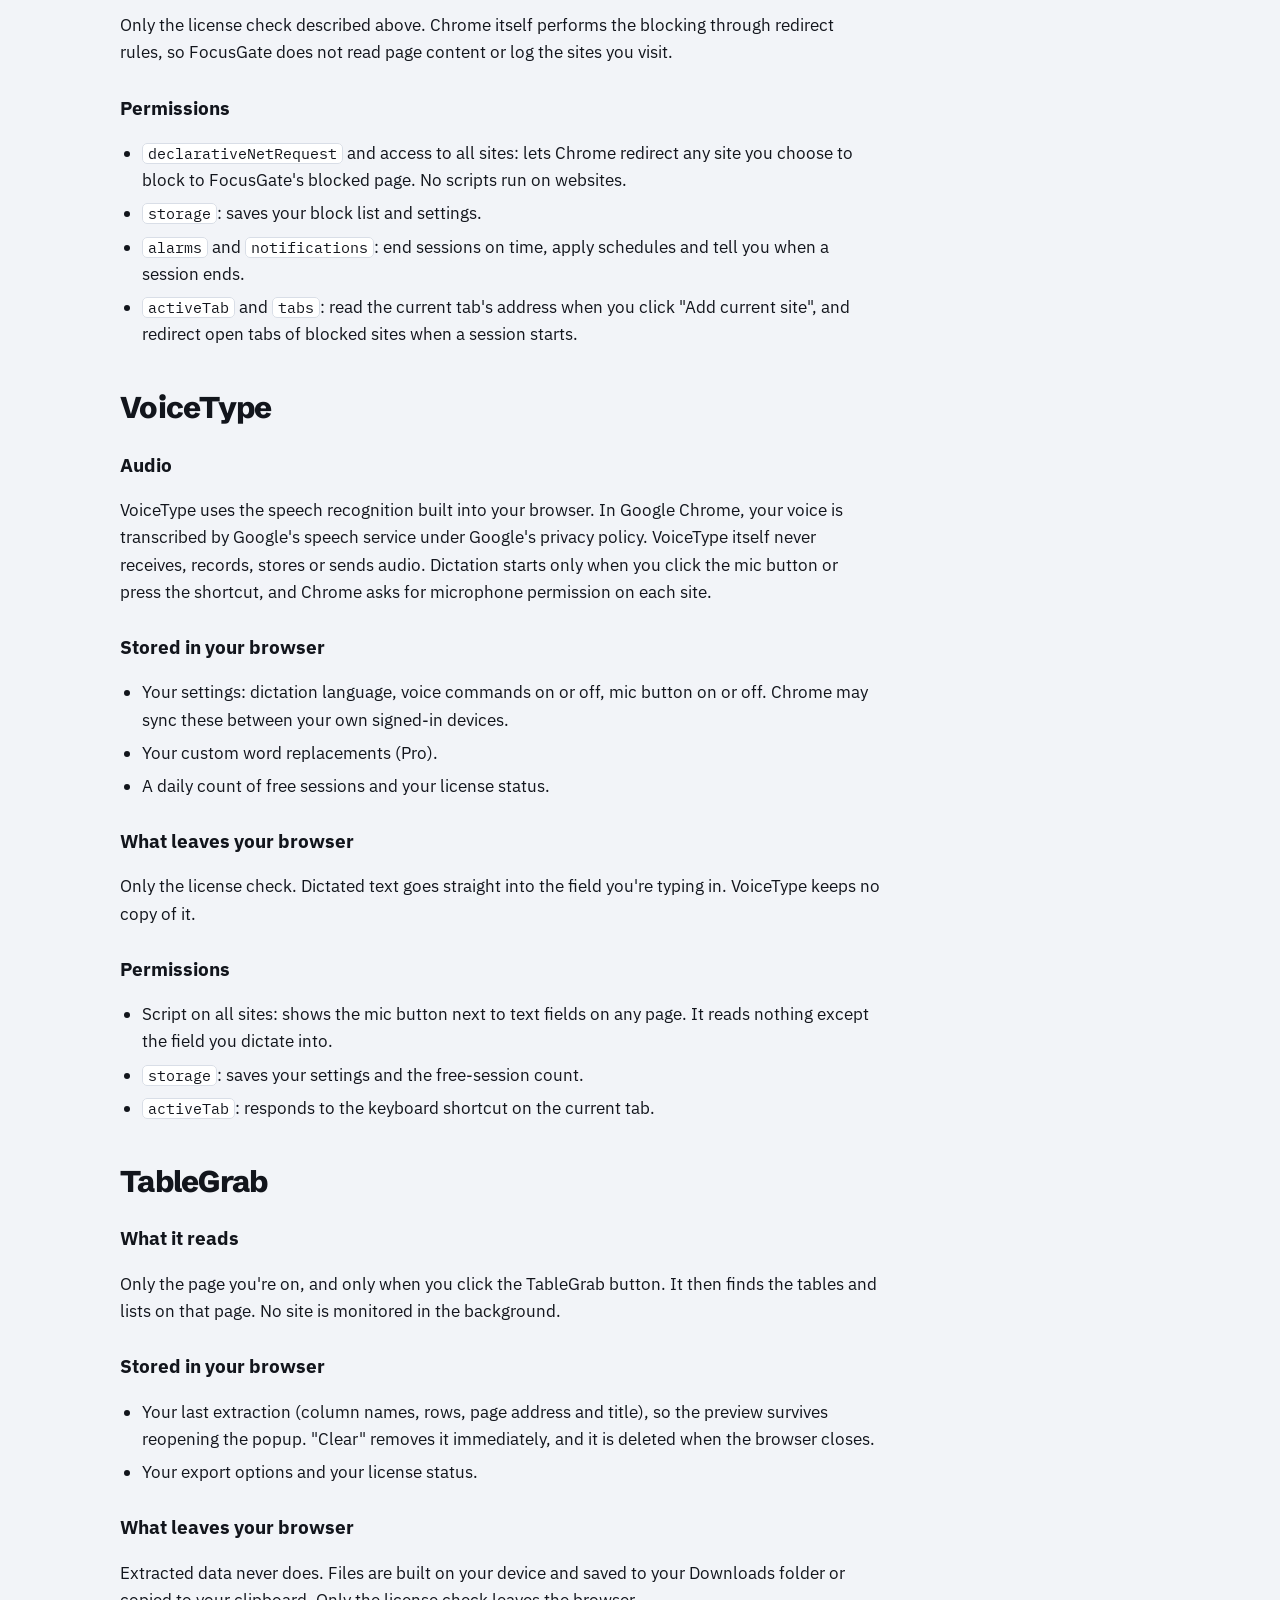
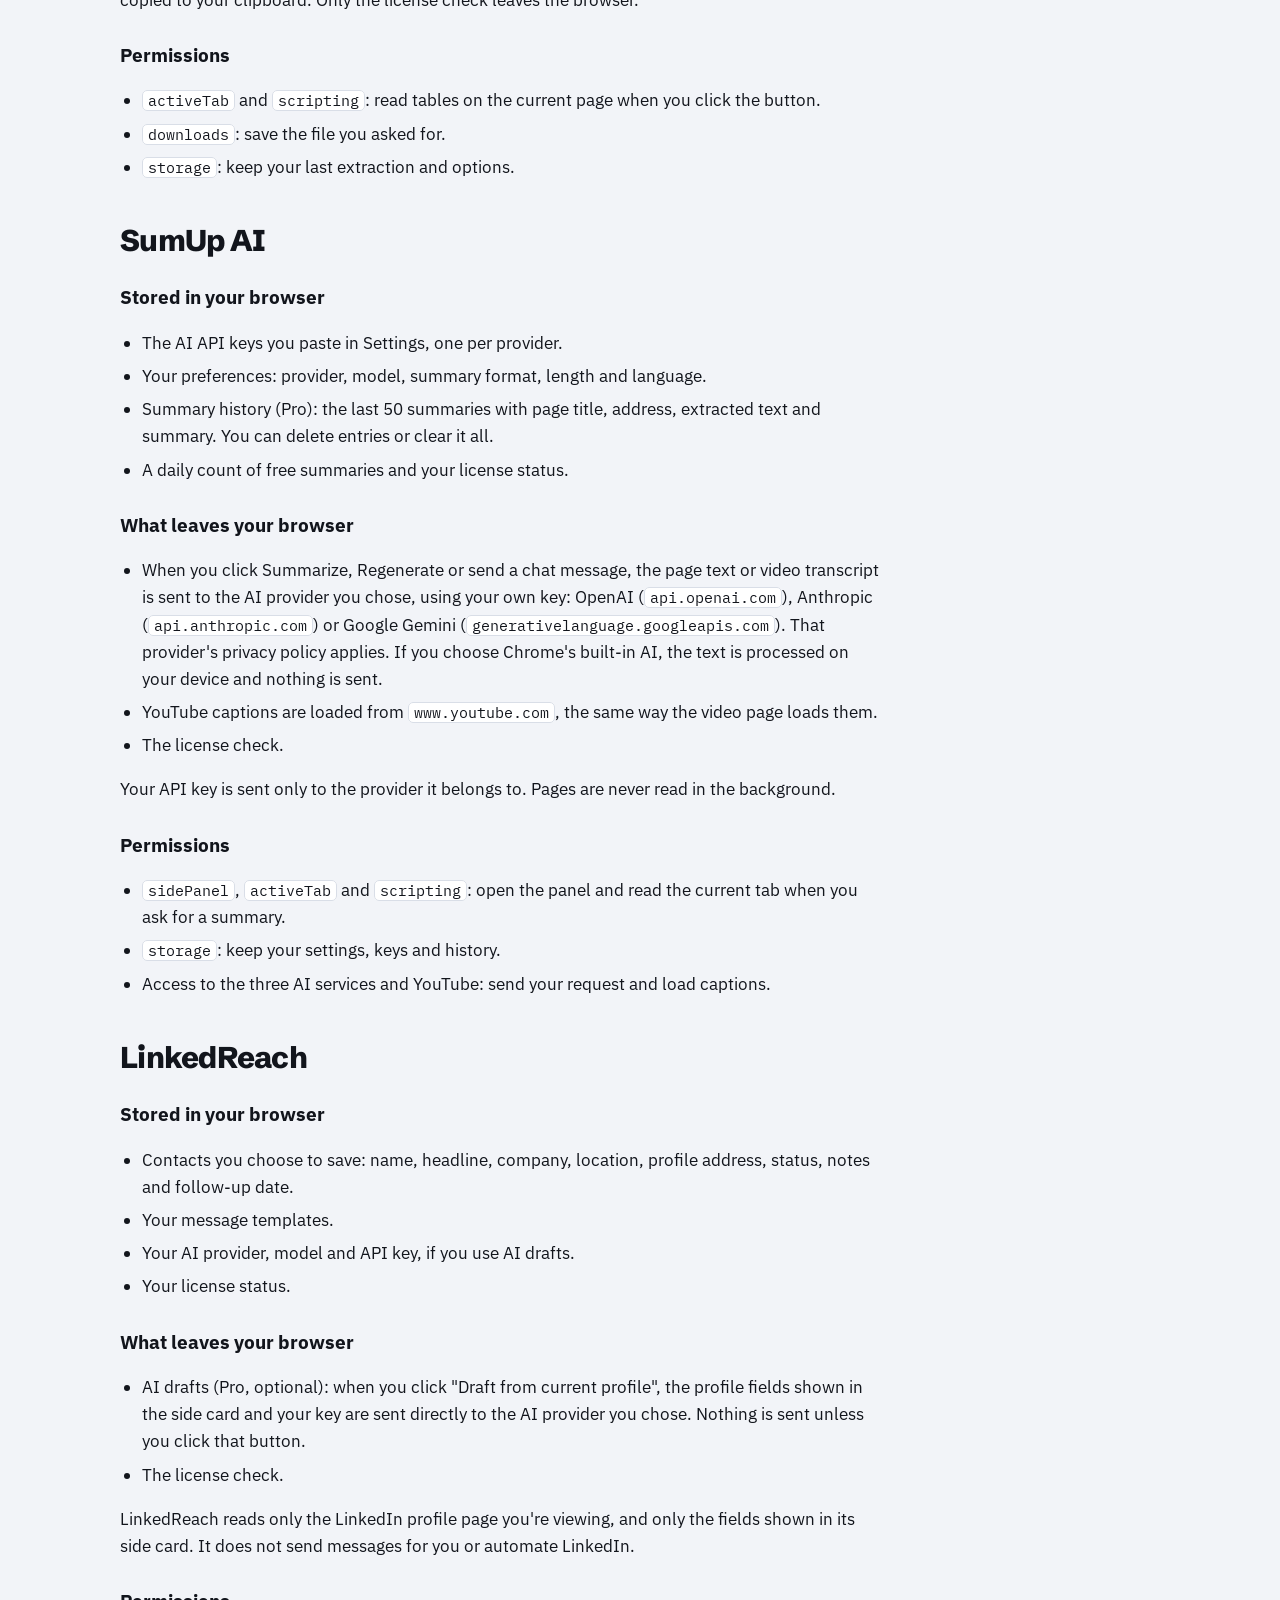
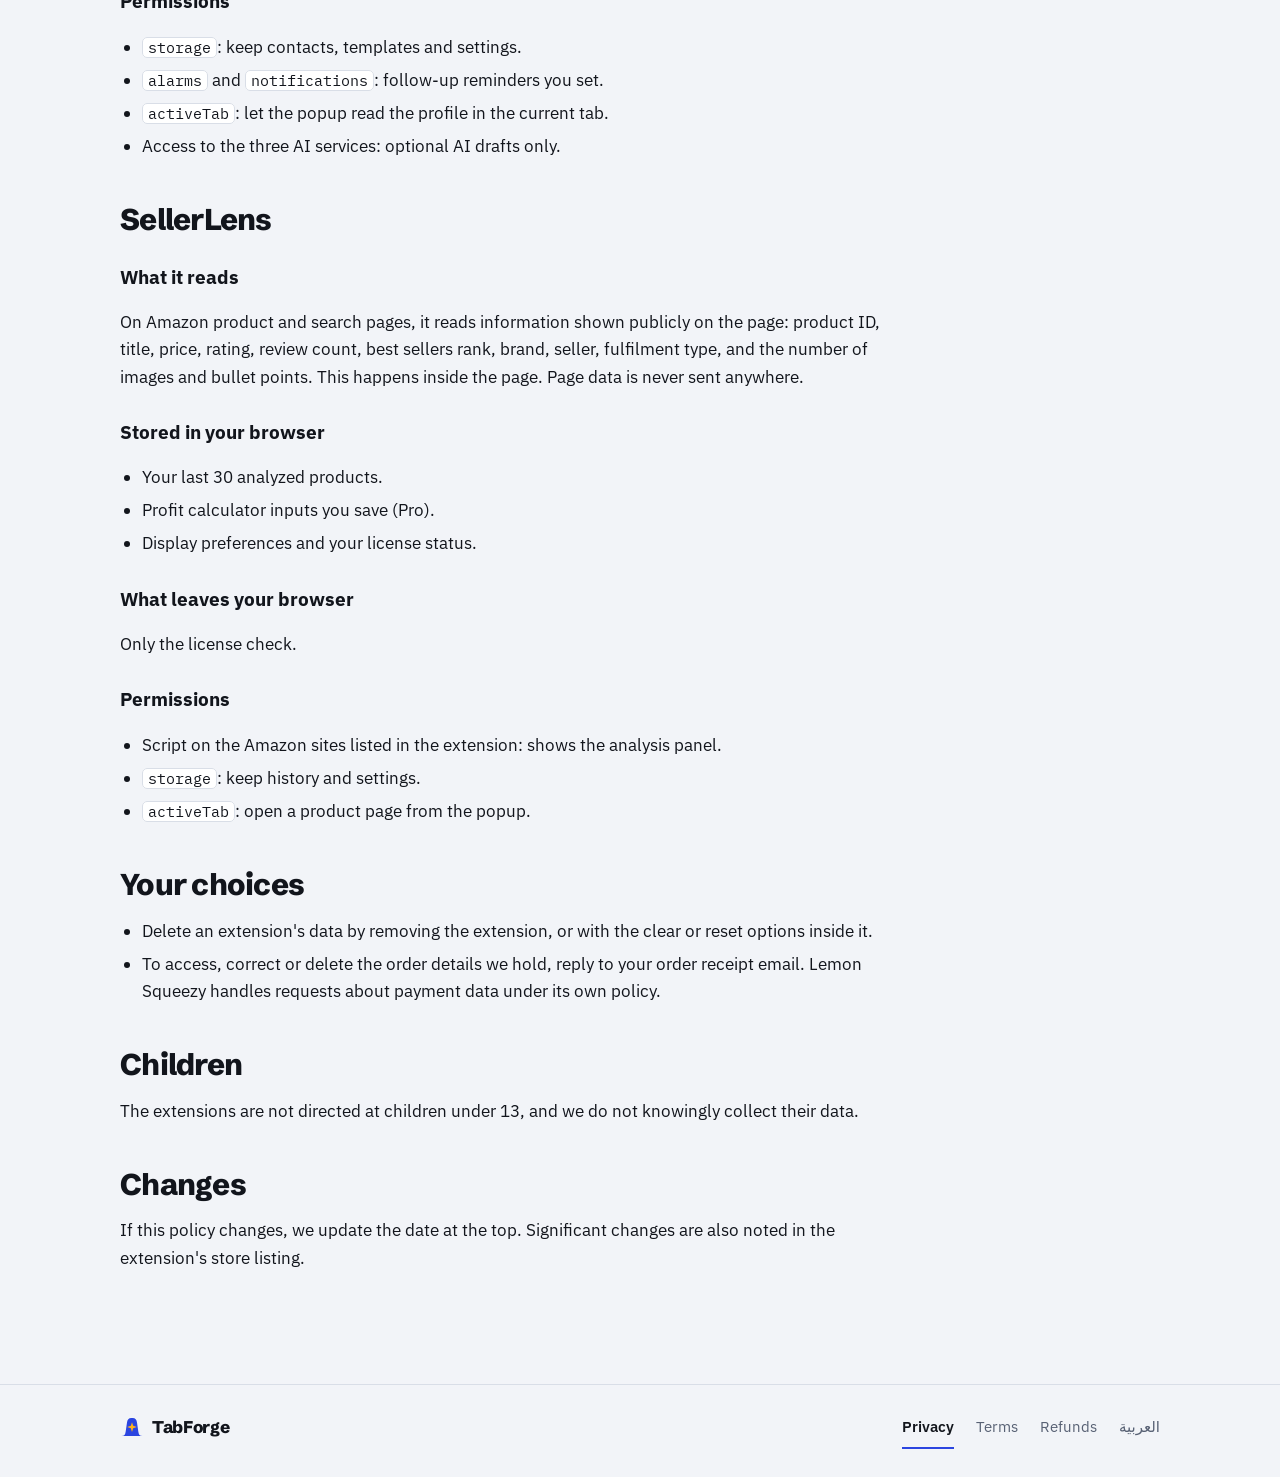
<file: privacy.html>
<!doctype html>
<html lang="en" dir="ltr">
<head>
  <meta charset="utf-8">
  <meta name="viewport" content="width=device-width, initial-scale=1">
  <title>Privacy policy · TabForge</title>
  <meta name="description" content="What each TabForge Chrome extension stores, what leaves your browser, and why each permission is needed.">
  <link rel="icon" href="assets/logo.svg" type="image/svg+xml">
  <link rel="preconnect" href="https://fonts.googleapis.com">
  <link rel="preconnect" href="https://fonts.gstatic.com" crossorigin>
  <link href="https://fonts.googleapis.com/css2?family=IBM+Plex+Mono:wght@400;600&family=IBM+Plex+Sans:wght@400;500;600&family=Schibsted+Grotesk:wght@700;800&display=swap" rel="stylesheet">
  <link rel="stylesheet" href="assets/style.css">
</head>
<body>
<a class="skip" href="#main">Skip to content</a>
<header class="site-head">
  <div class="wrap">
    <a class="brand" href="./"><img src="assets/logo.svg" alt="" width="30" height="30">TabForge</a>
    <nav class="nav" aria-label="Main">
      <a href="./#tools">Tools</a>
      <a href="./#plans">Plans</a>
      <a href="./#faq">Questions</a>
    </nav>
  </div>
</header>

<main id="main" class="wrap">
  <article class="doc">
    <h1>Privacy policy</h1>
    <p class="updated">Last updated: 28 September 2026</p>

    <p>TabForge makes Chrome extensions. This policy covers all of them. The general rules come first, followed by a section for each extension that lists exactly what it stores, what leaves your browser and why it needs each permission.</p>

    <div class="toc">
      <strong>Jump to an extension</strong>
      <ul>
        <li><a href="#focusgate">FocusGate</a></li>
        <li><a href="#voicetype">VoiceType</a></li>
        <li><a href="#tablegrab">TableGrab</a></li>
        <li><a href="#sumup-ai">SumUp AI</a></li>
        <li><a href="#linkedreach">LinkedReach</a></li>
        <li><a href="#sellerlens">SellerLens</a></li>
      </ul>
    </div>

    <h2 id="general">The short version</h2>
    <ul>
      <li>We do not run servers that receive your browsing data, page content, contacts or files.</li>
      <li>Everything the extensions save stays in your browser storage on your device. Removing an extension deletes its data.</li>
      <li>The extensions contain no analytics, advertising, tracking pixels or remote code.</li>
      <li>We do not sell, rent or share personal data.</li>
    </ul>

    <h2 id="payments">Payments and license keys</h2>
    <p>Pro plans are sold through <a href="https://www.lemonsqueezy.com/">Lemon Squeezy</a>, which acts as our merchant of record. When you buy a plan, Lemon Squeezy collects your name, email address, billing country and payment details to process the order, calculate tax and send your receipt. Your card details go to Lemon Squeezy and its payment processors, never to us. Lemon Squeezy's own privacy policy applies to that data.</p>
    <p>We receive the order details Lemon Squeezy shares with sellers, such as your name, email address, the product you bought and the order status. We use them only to provide the product, answer support requests and meet legal obligations.</p>
    <p>When you enter a license key in an extension, the extension sends the key and a device label to Lemon Squeezy's license service (<code>api.lemonsqueezy.com</code>) to activate it. It checks the key again about once a day so Pro turns off when a subscription ends or an order is refunded. These requests contain no browsing data.</p>

    <h2 id="focusgate">FocusGate</h2>
    <h3>Stored in your browser</h3>
    <ul>
      <li>The sites you choose to block.</li>
      <li>Focus sessions: start and end time, and whether strict mode is on.</li>
      <li>Blocking schedules you set up (Pro).</li>
      <li>Daily counters of blocked attempts and focus minutes. No addresses, page titles or times of individual visits are recorded.</li>
      <li>Your settings and your license status.</li>
    </ul>
    <h3>What leaves your browser</h3>
    <p>Only the license check described above. Chrome itself performs the blocking through redirect rules, so FocusGate does not read page content or log the sites you visit.</p>
    <h3>Permissions</h3>
    <ul>
      <li><code>declarativeNetRequest</code> and access to all sites: lets Chrome redirect any site you choose to block to FocusGate's blocked page. No scripts run on websites.</li>
      <li><code>storage</code>: saves your block list and settings.</li>
      <li><code>alarms</code> and <code>notifications</code>: end sessions on time, apply schedules and tell you when a session ends.</li>
      <li><code>activeTab</code> and <code>tabs</code>: read the current tab's address when you click "Add current site", and redirect open tabs of blocked sites when a session starts.</li>
    </ul>

    <h2 id="voicetype">VoiceType</h2>
    <h3>Audio</h3>
    <p>VoiceType uses the speech recognition built into your browser. In Google Chrome, your voice is transcribed by Google's speech service under Google's privacy policy. VoiceType itself never receives, records, stores or sends audio. Dictation starts only when you click the mic button or press the shortcut, and Chrome asks for microphone permission on each site.</p>
    <h3>Stored in your browser</h3>
    <ul>
      <li>Your settings: dictation language, voice commands on or off, mic button on or off. Chrome may sync these between your own signed-in devices.</li>
      <li>Your custom word replacements (Pro).</li>
      <li>A daily count of free sessions and your license status.</li>
    </ul>
    <h3>What leaves your browser</h3>
    <p>Only the license check. Dictated text goes straight into the field you're typing in. VoiceType keeps no copy of it.</p>
    <h3>Permissions</h3>
    <ul>
      <li>Script on all sites: shows the mic button next to text fields on any page. It reads nothing except the field you dictate into.</li>
      <li><code>storage</code>: saves your settings and the free-session count.</li>
      <li><code>activeTab</code>: responds to the keyboard shortcut on the current tab.</li>
    </ul>

    <h2 id="tablegrab">TableGrab</h2>
    <h3>What it reads</h3>
    <p>Only the page you're on, and only when you click the TableGrab button. It then finds the tables and lists on that page. No site is monitored in the background.</p>
    <h3>Stored in your browser</h3>
    <ul>
      <li>Your last extraction (column names, rows, page address and title), so the preview survives reopening the popup. "Clear" removes it immediately, and it is deleted when the browser closes.</li>
      <li>Your export options and your license status.</li>
    </ul>
    <h3>What leaves your browser</h3>
    <p>Extracted data never does. Files are built on your device and saved to your Downloads folder or copied to your clipboard. Only the license check leaves the browser.</p>
    <h3>Permissions</h3>
    <ul>
      <li><code>activeTab</code> and <code>scripting</code>: read tables on the current page when you click the button.</li>
      <li><code>downloads</code>: save the file you asked for.</li>
      <li><code>storage</code>: keep your last extraction and options.</li>
    </ul>

    <h2 id="sumup-ai">SumUp AI</h2>
    <h3>Stored in your browser</h3>
    <ul>
      <li>The AI API keys you paste in Settings, one per provider.</li>
      <li>Your preferences: provider, model, summary format, length and language.</li>
      <li>Summary history (Pro): the last 50 summaries with page title, address, extracted text and summary. You can delete entries or clear it all.</li>
      <li>A daily count of free summaries and your license status.</li>
    </ul>
    <h3>What leaves your browser</h3>
    <ul>
      <li>When you click Summarize, Regenerate or send a chat message, the page text or video transcript is sent to the AI provider you chose, using your own key: OpenAI (<code>api.openai.com</code>), Anthropic (<code>api.anthropic.com</code>) or Google Gemini (<code>generativelanguage.googleapis.com</code>). That provider's privacy policy applies. If you choose Chrome's built-in AI, the text is processed on your device and nothing is sent.</li>
      <li>YouTube captions are loaded from <code>www.youtube.com</code>, the same way the video page loads them.</li>
      <li>The license check.</li>
    </ul>
    <p>Your API key is sent only to the provider it belongs to. Pages are never read in the background.</p>
    <h3>Permissions</h3>
    <ul>
      <li><code>sidePanel</code>, <code>activeTab</code> and <code>scripting</code>: open the panel and read the current tab when you ask for a summary.</li>
      <li><code>storage</code>: keep your settings, keys and history.</li>
      <li>Access to the three AI services and YouTube: send your request and load captions.</li>
    </ul>

    <h2 id="linkedreach">LinkedReach</h2>
    <h3>Stored in your browser</h3>
    <ul>
      <li>Contacts you choose to save: name, headline, company, location, profile address, status, notes and follow-up date.</li>
      <li>Your message templates.</li>
      <li>Your AI provider, model and API key, if you use AI drafts.</li>
      <li>Your license status.</li>
    </ul>
    <h3>What leaves your browser</h3>
    <ul>
      <li>AI drafts (Pro, optional): when you click "Draft from current profile", the profile fields shown in the side card and your key are sent directly to the AI provider you chose. Nothing is sent unless you click that button.</li>
      <li>The license check.</li>
    </ul>
    <p>LinkedReach reads only the LinkedIn profile page you're viewing, and only the fields shown in its side card. It does not send messages for you or automate LinkedIn.</p>
    <h3>Permissions</h3>
    <ul>
      <li><code>storage</code>: keep contacts, templates and settings.</li>
      <li><code>alarms</code> and <code>notifications</code>: follow-up reminders you set.</li>
      <li><code>activeTab</code>: let the popup read the profile in the current tab.</li>
      <li>Access to the three AI services: optional AI drafts only.</li>
    </ul>

    <h2 id="sellerlens">SellerLens</h2>
    <h3>What it reads</h3>
    <p>On Amazon product and search pages, it reads information shown publicly on the page: product ID, title, price, rating, review count, best sellers rank, brand, seller, fulfilment type, and the number of images and bullet points. This happens inside the page. Page data is never sent anywhere.</p>
    <h3>Stored in your browser</h3>
    <ul>
      <li>Your last 30 analyzed products.</li>
      <li>Profit calculator inputs you save (Pro).</li>
      <li>Display preferences and your license status.</li>
    </ul>
    <h3>What leaves your browser</h3>
    <p>Only the license check.</p>
    <h3>Permissions</h3>
    <ul>
      <li>Script on the Amazon sites listed in the extension: shows the analysis panel.</li>
      <li><code>storage</code>: keep history and settings.</li>
      <li><code>activeTab</code>: open a product page from the popup.</li>
    </ul>

    <h2 id="rights">Your choices</h2>
    <ul>
      <li>Delete an extension's data by removing the extension, or with the clear or reset options inside it.</li>
      <li>To access, correct or delete the order details we hold, reply to your order receipt email. Lemon Squeezy handles requests about payment data under its own policy.</li>
    </ul>

    <h2 id="children">Children</h2>
    <p>The extensions are not directed at children under 13, and we do not knowingly collect their data.</p>

    <h2 id="changes">Changes</h2>
    <p>If this policy changes, we update the date at the top. Significant changes are also noted in the extension's store listing.</p>
  </article>
</main>

<footer class="site-foot">
  <div class="wrap">
    <a class="brand" href="./"><img src="assets/logo.svg" alt="" width="24" height="24">TabForge</a>
    <nav aria-label="Legal">
      <a href="privacy.html" aria-current="page">Privacy</a>
      <a href="terms.html">Terms</a>
      <a href="refund.html">Refunds</a>
      <a href="ar/" hreflang="ar" lang="ar">العربية</a>
    </nav>
  </div>
</footer>
</body>
</html>
</file>
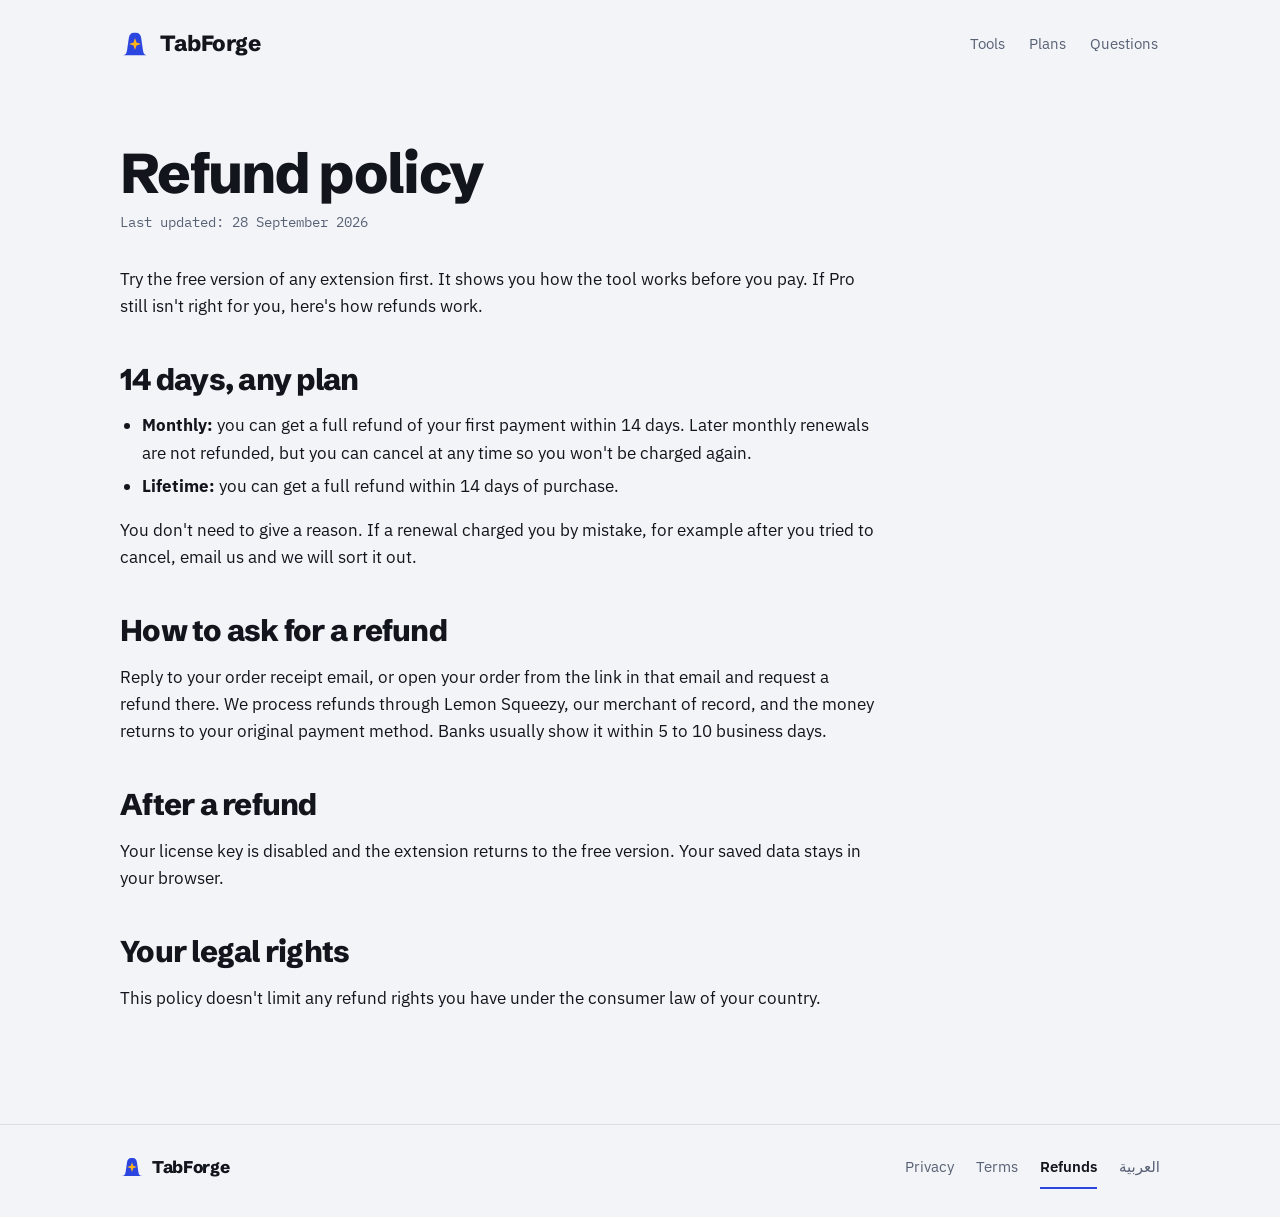
<file: refund.html>
<!doctype html>
<html lang="en" dir="ltr">
<head>
  <meta charset="utf-8">
  <meta name="viewport" content="width=device-width, initial-scale=1">
  <title>Refund policy · TabForge</title>
  <meta name="description" content="How to get a refund for a TabForge Pro plan.">
  <link rel="icon" href="assets/logo.svg" type="image/svg+xml">
  <link rel="preconnect" href="https://fonts.googleapis.com">
  <link rel="preconnect" href="https://fonts.gstatic.com" crossorigin>
  <link href="https://fonts.googleapis.com/css2?family=IBM+Plex+Mono:wght@400;600&family=IBM+Plex+Sans:wght@400;500;600&family=Schibsted+Grotesk:wght@700;800&display=swap" rel="stylesheet">
  <link rel="stylesheet" href="assets/style.css">
</head>
<body>
<a class="skip" href="#main">Skip to content</a>
<header class="site-head">
  <div class="wrap">
    <a class="brand" href="./"><img src="assets/logo.svg" alt="" width="30" height="30">TabForge</a>
    <nav class="nav" aria-label="Main">
      <a href="./#tools">Tools</a>
      <a href="./#plans">Plans</a>
      <a href="./#faq">Questions</a>
    </nav>
  </div>
</header>

<main id="main" class="wrap">
  <article class="doc">
    <h1>Refund policy</h1>
    <p class="updated">Last updated: 28 September 2026</p>

    <p>Try the free version of any extension first. It shows you how the tool works before you pay. If Pro still isn't right for you, here's how refunds work.</p>

    <h2 id="window">14 days, any plan</h2>
    <ul>
      <li><strong>Monthly:</strong> you can get a full refund of your first payment within 14 days. Later monthly renewals are not refunded, but you can cancel at any time so you won't be charged again.</li>
      <li><strong>Lifetime:</strong> you can get a full refund within 14 days of purchase.</li>
    </ul>
    <p>You don't need to give a reason. If a renewal charged you by mistake, for example after you tried to cancel, email us and we will sort it out.</p>

    <h2 id="how">How to ask for a refund</h2>
    <p>Reply to your order receipt email, or open your order from the link in that email and request a refund there. We process refunds through Lemon Squeezy, our merchant of record, and the money returns to your original payment method. Banks usually show it within 5 to 10 business days.</p>

    <h2 id="after">After a refund</h2>
    <p>Your license key is disabled and the extension returns to the free version. Your saved data stays in your browser.</p>

    <h2 id="law">Your legal rights</h2>
    <p>This policy doesn't limit any refund rights you have under the consumer law of your country.</p>
  </article>
</main>

<footer class="site-foot">
  <div class="wrap">
    <a class="brand" href="./"><img src="assets/logo.svg" alt="" width="24" height="24">TabForge</a>
    <nav aria-label="Legal">
      <a href="privacy.html">Privacy</a>
      <a href="terms.html">Terms</a>
      <a href="refund.html" aria-current="page">Refunds</a>
      <a href="ar/" hreflang="ar" lang="ar">العربية</a>
    </nav>
  </div>
</footer>
</body>
</html>
</file>
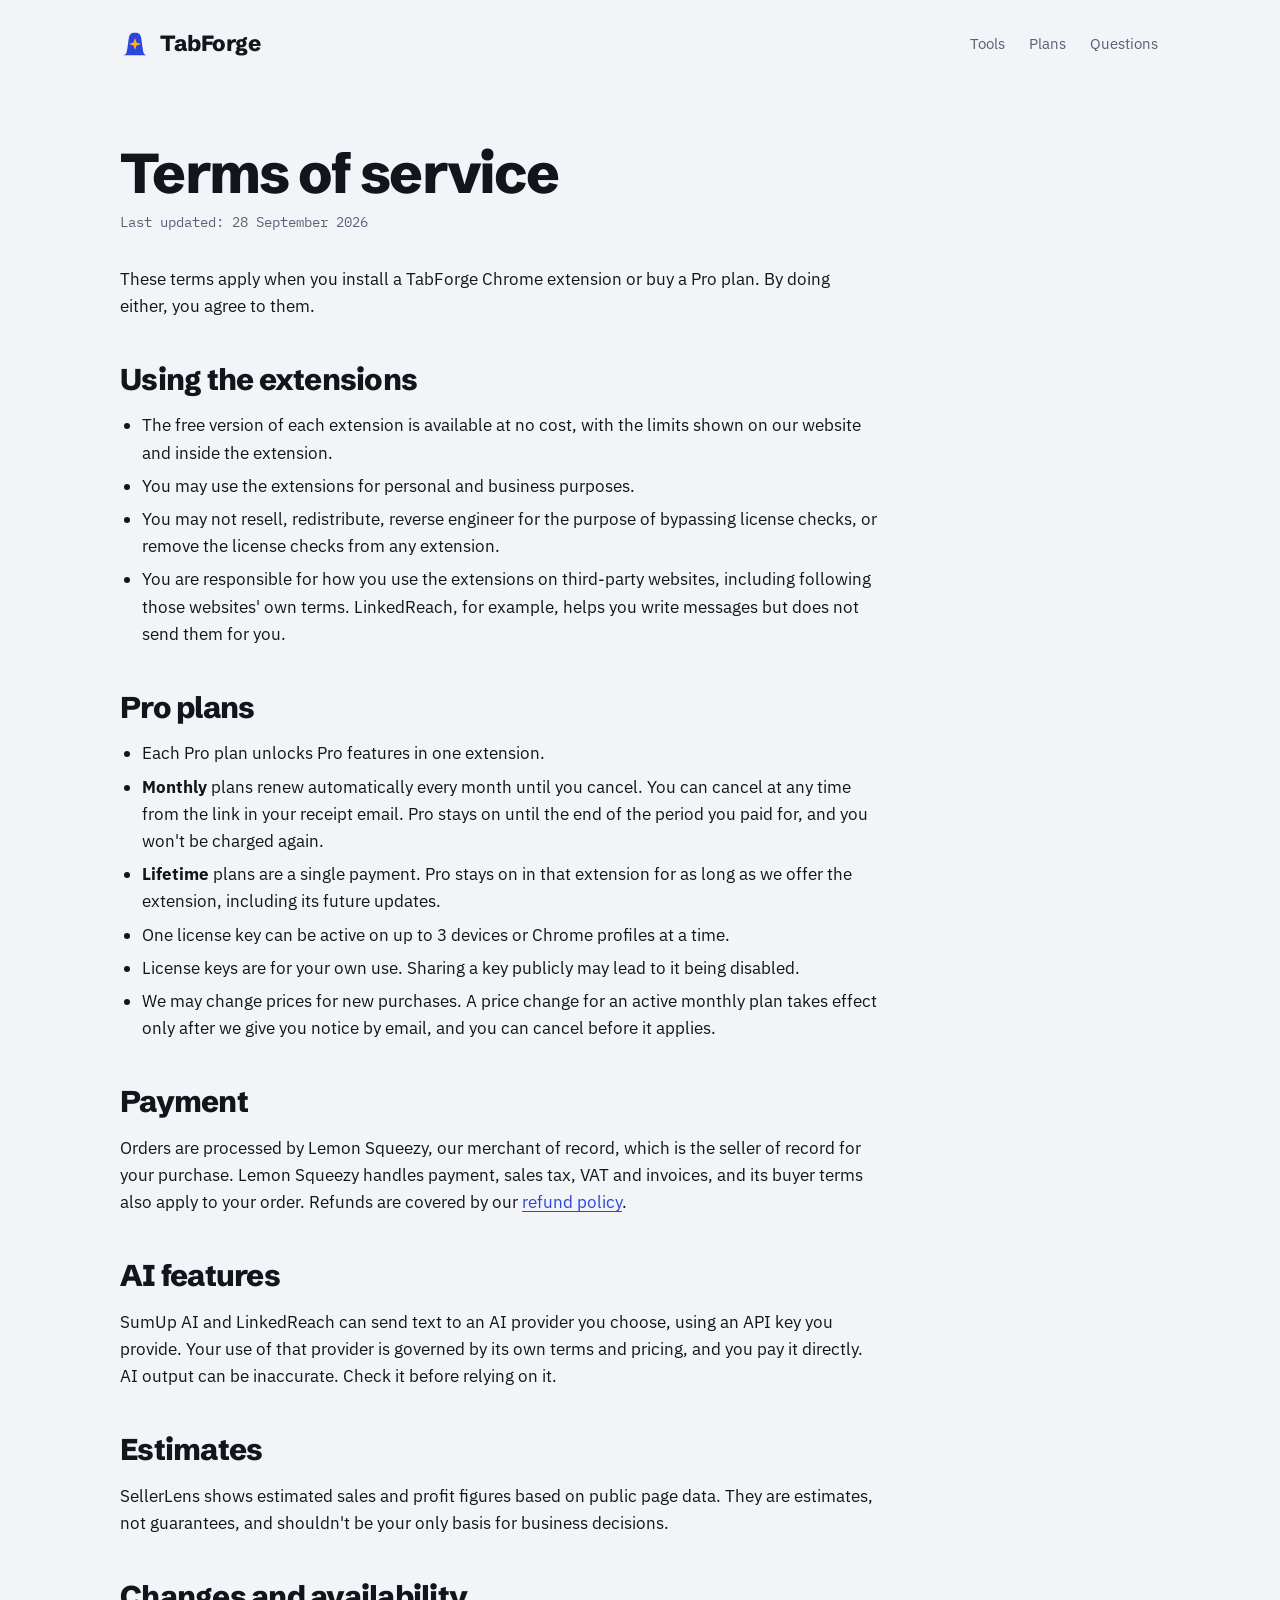
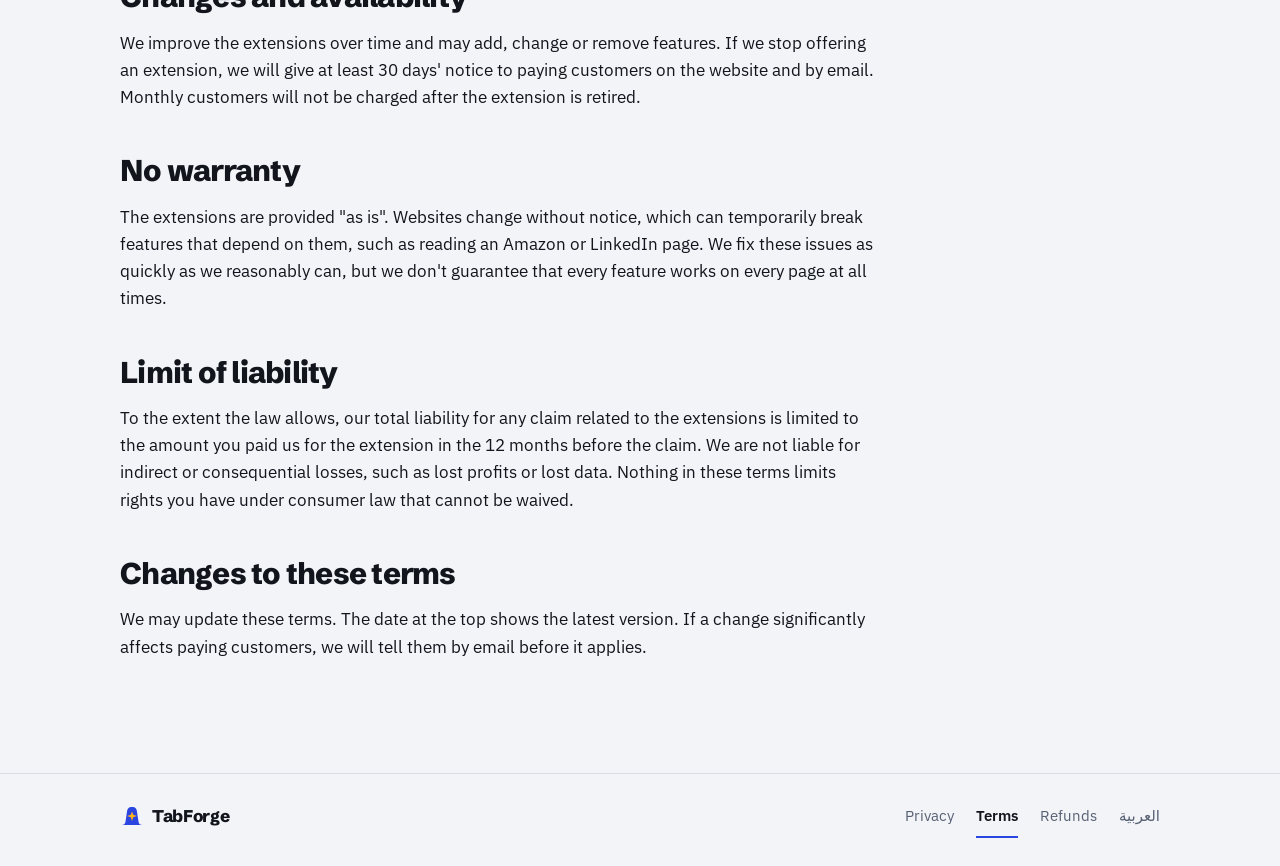
<file: terms.html>
<!doctype html>
<html lang="en" dir="ltr">
<head>
  <meta charset="utf-8">
  <meta name="viewport" content="width=device-width, initial-scale=1">
  <title>Terms of service · TabForge</title>
  <meta name="description" content="The terms for using TabForge Chrome extensions and buying Pro plans.">
  <link rel="icon" href="assets/logo.svg" type="image/svg+xml">
  <link rel="preconnect" href="https://fonts.googleapis.com">
  <link rel="preconnect" href="https://fonts.gstatic.com" crossorigin>
  <link href="https://fonts.googleapis.com/css2?family=IBM+Plex+Mono:wght@400;600&family=IBM+Plex+Sans:wght@400;500;600&family=Schibsted+Grotesk:wght@700;800&display=swap" rel="stylesheet">
  <link rel="stylesheet" href="assets/style.css">
</head>
<body>
<a class="skip" href="#main">Skip to content</a>
<header class="site-head">
  <div class="wrap">
    <a class="brand" href="./"><img src="assets/logo.svg" alt="" width="30" height="30">TabForge</a>
    <nav class="nav" aria-label="Main">
      <a href="./#tools">Tools</a>
      <a href="./#plans">Plans</a>
      <a href="./#faq">Questions</a>
    </nav>
  </div>
</header>

<main id="main" class="wrap">
  <article class="doc">
    <h1>Terms of service</h1>
    <p class="updated">Last updated: 28 September 2026</p>

    <p>These terms apply when you install a TabForge Chrome extension or buy a Pro plan. By doing either, you agree to them.</p>

    <h2 id="extensions">Using the extensions</h2>
    <ul>
      <li>The free version of each extension is available at no cost, with the limits shown on our website and inside the extension.</li>
      <li>You may use the extensions for personal and business purposes.</li>
      <li>You may not resell, redistribute, reverse engineer for the purpose of bypassing license checks, or remove the license checks from any extension.</li>
      <li>You are responsible for how you use the extensions on third-party websites, including following those websites' own terms. LinkedReach, for example, helps you write messages but does not send them for you.</li>
    </ul>

    <h2 id="pro">Pro plans</h2>
    <ul>
      <li>Each Pro plan unlocks Pro features in one extension.</li>
      <li><strong>Monthly</strong> plans renew automatically every month until you cancel. You can cancel at any time from the link in your receipt email. Pro stays on until the end of the period you paid for, and you won't be charged again.</li>
      <li><strong>Lifetime</strong> plans are a single payment. Pro stays on in that extension for as long as we offer the extension, including its future updates.</li>
      <li>One license key can be active on up to 3 devices or Chrome profiles at a time.</li>
      <li>License keys are for your own use. Sharing a key publicly may lead to it being disabled.</li>
      <li>We may change prices for new purchases. A price change for an active monthly plan takes effect only after we give you notice by email, and you can cancel before it applies.</li>
    </ul>

    <h2 id="payment">Payment</h2>
    <p>Orders are processed by Lemon Squeezy, our merchant of record, which is the seller of record for your purchase. Lemon Squeezy handles payment, sales tax, VAT and invoices, and its buyer terms also apply to your order. Refunds are covered by our <a href="refund.html">refund policy</a>.</p>

    <h2 id="ai">AI features</h2>
    <p>SumUp AI and LinkedReach can send text to an AI provider you choose, using an API key you provide. Your use of that provider is governed by its own terms and pricing, and you pay it directly. AI output can be inaccurate. Check it before relying on it.</p>

    <h2 id="estimates">Estimates</h2>
    <p>SellerLens shows estimated sales and profit figures based on public page data. They are estimates, not guarantees, and shouldn't be your only basis for business decisions.</p>

    <h2 id="availability">Changes and availability</h2>
    <p>We improve the extensions over time and may add, change or remove features. If we stop offering an extension, we will give at least 30 days' notice to paying customers on the website and by email. Monthly customers will not be charged after the extension is retired.</p>

    <h2 id="warranty">No warranty</h2>
    <p>The extensions are provided "as is". Websites change without notice, which can temporarily break features that depend on them, such as reading an Amazon or LinkedIn page. We fix these issues as quickly as we reasonably can, but we don't guarantee that every feature works on every page at all times.</p>

    <h2 id="liability">Limit of liability</h2>
    <p>To the extent the law allows, our total liability for any claim related to the extensions is limited to the amount you paid us for the extension in the 12 months before the claim. We are not liable for indirect or consequential losses, such as lost profits or lost data. Nothing in these terms limits rights you have under consumer law that cannot be waived.</p>

    <h2 id="changes">Changes to these terms</h2>
    <p>We may update these terms. The date at the top shows the latest version. If a change significantly affects paying customers, we will tell them by email before it applies.</p>
  </article>
</main>

<footer class="site-foot">
  <div class="wrap">
    <a class="brand" href="./"><img src="assets/logo.svg" alt="" width="24" height="24">TabForge</a>
    <nav aria-label="Legal">
      <a href="privacy.html">Privacy</a>
      <a href="terms.html" aria-current="page">Terms</a>
      <a href="refund.html">Refunds</a>
      <a href="ar/" hreflang="ar" lang="ar">العربية</a>
    </nav>
  </div>
</footer>
</body>
</html>
</file>
<file: assets/style.css>
/* TabForge site. Tokens first; every color and type decision derives from these. */
:root {
  --paper: #f2f4f8;
  --paper-deep: #e3e7ee;
  --surface: #ffffff;
  --ink: #12151c;
  --muted: #586174;
  --line: #d9dee7;
  --cobalt: #2b45e0;
  --cobalt-ink: #ffffff;
  --spark: #ffb21a;
  --spark-ink: #3a2600;
  --shadow: 0 1px 0 rgba(18, 21, 28, .04), 0 18px 40px -24px rgba(18, 21, 28, .35);

  --display: "Schibsted Grotesk", "IBM Plex Sans", system-ui, sans-serif;
  --body: "IBM Plex Sans", system-ui, -apple-system, "Segoe UI", sans-serif;
  --mono: "IBM Plex Mono", ui-monospace, "Cascadia Mono", monospace;

  --gutter: clamp(16px, 4vw, 40px);
  --max: 1120px;
  --radius: 14px;
  color-scheme: light;
}

@media (prefers-color-scheme: dark) {
  :root {
    --paper: #0f1218;
    --paper-deep: #0a0c11;
    --surface: #171b23;
    --ink: #e9ecf2;
    --muted: #9aa3b5;
    --line: #2a303c;
    --cobalt: #8a9aff;
    --cobalt-ink: #0b0f2a;
    --spark: #ffc34d;
    --spark-ink: #2a1b00;
    --shadow: 0 1px 0 rgba(0, 0, 0, .3), 0 18px 40px -24px rgba(0, 0, 0, .8);
    color-scheme: dark;
  }
}

html[lang="ar"] {
  --display: "IBM Plex Sans Arabic", "IBM Plex Sans", system-ui, sans-serif;
  --body: "IBM Plex Sans Arabic", "IBM Plex Sans", system-ui, sans-serif;
}

*, *::before, *::after { box-sizing: border-box; }

html { -webkit-text-size-adjust: 100%; scroll-behavior: smooth; }
@media (prefers-reduced-motion: reduce) { html { scroll-behavior: auto; } }

body {
  margin: 0;
  background: var(--paper);
  color: var(--ink);
  font-family: var(--body);
  font-size: 17px;
  line-height: 1.6;
  overflow-x: hidden;
}

img, svg { display: block; max-width: 100%; }
a { color: var(--cobalt); text-underline-offset: 3px; }
a:hover { text-decoration-thickness: 2px; }

:focus-visible {
  outline: 3px solid var(--cobalt);
  outline-offset: 3px;
  border-radius: 6px;
}

.skip {
  position: absolute; inset-inline-start: 12px; top: -60px;
  background: var(--ink); color: var(--paper); padding: 10px 14px; border-radius: 8px; z-index: 10;
}
.skip:focus { top: 12px; }

.wrap { max-width: var(--max); margin: 0 auto; padding: 0 var(--gutter); }

/* ---------- Header ---------- */
.site-head { padding: 22px 0; }
.site-head .wrap { display: flex; align-items: center; justify-content: space-between; gap: 16px; flex-wrap: wrap; }
.brand {
  display: inline-flex; align-items: center; gap: 10px;
  font-family: var(--display); font-weight: 800; font-size: 22px; letter-spacing: -.02em;
  color: var(--ink); text-decoration: none;
}
.brand svg { width: 30px; height: 30px; }
.nav { display: flex; gap: 6px 20px; flex-wrap: wrap; font-size: 15px; }
.nav a { color: var(--muted); text-decoration: none; min-height: 44px; display: inline-flex; align-items: center; padding: 0 2px; }
.nav a:hover { color: var(--ink); }
.nav .lang { color: var(--ink); font-weight: 600; }

/* ---------- Hero ---------- */
.hero { padding: clamp(28px, 7vw, 84px) 0 clamp(28px, 5vw, 48px); }
.hero h1 {
  font-family: var(--display);
  font-weight: 800;
  font-size: clamp(38px, 7.2vw, 84px);
  line-height: .98;
  letter-spacing: -.035em;
  margin: 0;
  max-width: 13ch;
}
html[lang="ar"] .hero h1 { letter-spacing: 0; line-height: 1.2; max-width: 16ch; }
.hero h1 em { font-style: normal; color: var(--cobalt); }
.hero p {
  margin: 22px 0 0;
  font-size: clamp(17px, 2vw, 20px);
  color: var(--muted);
  max-width: 52ch;
}

/* ---------- Signature: the browser window ---------- */
.window {
  background: var(--paper-deep);
  border: 1px solid var(--line);
  border-radius: var(--radius);
  box-shadow: var(--shadow);
  overflow: hidden;
}
.strip {
  display: flex;
  align-items: flex-end;
  gap: 2px;
  padding: 10px 12px 0;
  overflow-x: auto;
  scrollbar-width: thin;
}
.strip::before {
  /* window controls, purely decorative */
  content: "";
  flex: 0 0 auto;
  width: 46px; height: 12px;
  margin: 0 8px 12px 4px;
  background:
    radial-gradient(circle at 6px 6px, #ff5f57 5px, transparent 5.5px),
    radial-gradient(circle at 22px 6px, #febc2e 5px, transparent 5.5px),
    radial-gradient(circle at 38px 6px, #28c840 5px, transparent 5.5px);
}
html[dir="rtl"] .strip::before { margin: 0 4px 12px 8px; }

.tab {
  position: relative;
  flex: 0 0 auto;
  display: inline-flex; align-items: center; gap: 8px;
  min-height: 44px;
  padding: 9px 16px 11px;
  border-radius: 10px 10px 0 0;
  color: var(--muted);
  font-size: 15px; font-weight: 500;
  text-decoration: none;
  white-space: nowrap;
  transition: background-color .15s ease, color .15s ease;
}
.tab img { width: 18px; height: 18px; border-radius: 5px; }
.tab:hover { color: var(--ink); background: color-mix(in srgb, var(--surface) 45%, transparent); }
.tab[aria-selected="true"] {
  background: var(--surface);
  color: var(--ink);
  font-weight: 600;
}
/* concave feet that make the active tab read as a real browser tab */
.tab[aria-selected="true"]::before,
.tab[aria-selected="true"]::after {
  content: "";
  position: absolute; bottom: 0;
  width: 10px; height: 10px;
  pointer-events: none;
}
.tab[aria-selected="true"]::before {
  inset-inline-start: -10px;
  background: radial-gradient(circle at 0 0, transparent 9.5px, var(--surface) 10px);
}
.tab[aria-selected="true"]::after {
  inset-inline-end: -10px;
  background: radial-gradient(circle at 100% 0, transparent 9.5px, var(--surface) 10px);
}
html[dir="rtl"] .tab[aria-selected="true"]::before { background: radial-gradient(circle at 100% 0, transparent 9.5px, var(--surface) 10px); }
html[dir="rtl"] .tab[aria-selected="true"]::after { background: radial-gradient(circle at 0 0, transparent 9.5px, var(--surface) 10px); }

.panes { background: var(--surface); }
.pane {
  display: grid;
  grid-template-columns: minmax(0, 1.05fr) minmax(0, 1fr);
  gap: clamp(20px, 4vw, 56px);
  padding: clamp(22px, 4vw, 48px);
  border-top: 1px solid var(--line);
}
.pane:first-child { border-top: 0; }
.js .pane { border-top: 0; }
.js .pane[hidden] { display: none; }

.pane h3 {
  font-family: var(--display);
  font-size: clamp(28px, 3.6vw, 40px);
  line-height: 1.05;
  letter-spacing: -.02em;
  margin: 0;
  display: flex; align-items: center; gap: 14px;
}
html[lang="ar"] .pane h3 { letter-spacing: 0; line-height: 1.3; }
.pane h3 img { width: 44px; height: 44px; border-radius: 11px; flex: 0 0 auto; }
.pane .lede { font-size: 19px; margin: 16px 0 10px; }
.pane .for { color: var(--muted); margin: 0 0 22px; }
.pane .for strong { color: var(--ink); font-weight: 600; }

.price-line {
  display: flex; flex-wrap: wrap; gap: 8px 18px; align-items: baseline;
  font-family: var(--mono); font-size: 15px; color: var(--muted);
  padding-top: 18px; border-top: 1px dashed var(--line);
}
.price-line b { color: var(--ink); font-weight: 600; font-size: 18px; }
.store-chip {
  display: inline-flex; align-items: center; gap: 8px;
  margin-top: 18px;
  font-size: 14px; color: var(--muted);
  border: 1px solid var(--line); border-radius: 999px; padding: 6px 12px;
}
.store-chip::before { content: ""; width: 8px; height: 8px; border-radius: 50%; background: var(--spark); }

.tiers { display: grid; grid-template-columns: 1fr 1fr; gap: 14px; align-content: start; }
.tier {
  border: 1px solid var(--line);
  border-radius: 12px;
  padding: 18px 18px 8px;
}
.tier h4 {
  margin: 0 0 10px;
  font-size: 13px; font-weight: 600; letter-spacing: .08em; text-transform: uppercase;
  color: var(--muted);
}
html[lang="ar"] .tier h4 { letter-spacing: 0; font-size: 15px; }
.tier.pro { border-color: color-mix(in srgb, var(--cobalt) 45%, var(--line)); background: color-mix(in srgb, var(--cobalt) 5%, var(--surface)); }
.tier.pro h4 { color: var(--cobalt); display: flex; align-items: center; gap: 8px; }
.tier.pro h4::before {
  /* the spark from the logo marks Pro everywhere */
  content: "";
  width: 9px; height: 9px;
  background: var(--spark);
  transform: rotate(45deg);
  border-radius: 1px;
}
.tier ul { margin: 0; padding: 0; list-style: none; }
.tier li { padding: 0 0 10px; font-size: 15.5px; line-height: 1.45; }

/* ---------- Sections ---------- */
section { padding: clamp(48px, 8vw, 96px) 0 0; }
.eyebrow {
  font-family: var(--mono); font-size: 13px; color: var(--muted);
  margin: 0 0 10px;
}
h2 {
  font-family: var(--display);
  font-weight: 800;
  font-size: clamp(30px, 4.4vw, 48px);
  line-height: 1.05;
  letter-spacing: -.025em;
  margin: 0 0 14px;
}
html[lang="ar"] h2 { letter-spacing: 0; line-height: 1.3; }
.section-intro { color: var(--muted); max-width: 60ch; margin: 0 0 28px; }

/* Plans */
.plans { display: grid; grid-template-columns: repeat(3, minmax(0, 1fr)); gap: 14px; }
.plan {
  background: var(--surface);
  border: 1px solid var(--line);
  border-radius: var(--radius);
  padding: 24px;
}
.plan h3 { font-family: var(--display); font-size: 22px; margin: 0 0 6px; }
.plan .tag { font-family: var(--mono); font-size: 14px; color: var(--cobalt); margin: 0 0 12px; }
.plan p { margin: 0; color: var(--muted); font-size: 16px; }

.price-table {
  width: 100%;
  margin-top: 18px;
  border-collapse: collapse;
  background: var(--surface);
  border: 1px solid var(--line);
  border-radius: var(--radius);
  overflow: hidden;
  font-size: 16px;
}
.table-scroll { overflow-x: auto; border-radius: var(--radius); }
.price-table th, .price-table td { padding: 14px 18px; text-align: start; border-bottom: 1px solid var(--line); }
.price-table tr:last-child td { border-bottom: 0; }
.price-table thead th { font-size: 13px; font-weight: 600; color: var(--muted); background: var(--paper); }
.price-table td.num { font-family: var(--mono); white-space: nowrap; }
.price-table .tool { display: flex; align-items: center; gap: 10px; font-weight: 600; white-space: nowrap; }
.price-table .tool img { width: 22px; height: 22px; border-radius: 6px; }
.fine { font-size: 14.5px; color: var(--muted); margin: 12px 0 0; }

/* How Pro works: a real three-step sequence */
.steps { list-style: none; margin: 0; padding: 0; display: grid; grid-template-columns: repeat(3, minmax(0, 1fr)); gap: 14px; counter-reset: step; }
.steps li {
  counter-increment: step;
  background: var(--surface);
  border: 1px solid var(--line);
  border-radius: var(--radius);
  padding: 24px;
}
.steps li::before {
  content: counter(step);
  display: inline-grid; place-items: center;
  width: 32px; height: 32px; border-radius: 50%;
  background: var(--cobalt); color: var(--cobalt-ink);
  font-family: var(--mono); font-weight: 600; font-size: 15px;
  margin-bottom: 14px;
}
.steps h3 { font-family: var(--display); font-size: 20px; margin: 0 0 6px; }
.steps p { margin: 0; color: var(--muted); font-size: 16px; }
.key {
  font-family: var(--mono); font-size: 13px;
  background: var(--paper); border: 1px solid var(--line); border-radius: 6px;
  padding: 1px 6px; white-space: nowrap;
}

/* FAQ */
.faq { border-top: 1px solid var(--line); max-width: 820px; }
.faq details { border-bottom: 1px solid var(--line); }
.faq summary {
  cursor: pointer; list-style: none;
  padding: 18px 0;
  font-weight: 600; font-size: 18px;
  display: flex; justify-content: space-between; gap: 16px;
}
.faq summary::-webkit-details-marker { display: none; }
.faq summary:hover { color: var(--cobalt); }
.faq summary::after {
  content: "+"; flex: 0 0 auto;
  font-family: var(--mono); color: var(--muted); font-size: 22px; line-height: 1.1;
  transition: transform .2s ease;
}
.faq details[open] summary::after { transform: rotate(45deg); }
@media (prefers-reduced-motion: reduce) { .faq summary::after { transition: none; } }
.faq details p { margin: 0 0 18px; color: var(--muted); max-width: 70ch; }

/* Contact */
.contact {
  display: flex; flex-wrap: wrap; align-items: center; justify-content: space-between; gap: 18px;
  background: var(--surface); border: 1px solid var(--line); border-radius: var(--radius);
  padding: clamp(22px, 4vw, 36px);
}
.contact h2 { margin: 0 0 6px; font-size: clamp(26px, 3.4vw, 36px); }
.contact p { margin: 0; color: var(--muted); }
.button {
  display: inline-flex; align-items: center; justify-content: center; min-height: 48px;
  padding: 0 22px; border-radius: 10px;
  background: var(--cobalt); color: var(--cobalt-ink);
  font-weight: 600; text-decoration: none;
}
.button:hover { filter: brightness(1.08); }

/* Footer: one quiet row, brand at the start, legal links at the end */
.site-foot { margin-top: clamp(56px, 9vw, 112px); border-top: 1px solid var(--line); padding: 20px 0 28px; font-size: 15px; }
.site-foot .wrap { display: flex; flex-wrap: wrap; align-items: center; justify-content: space-between; gap: 8px 24px; }
.site-foot .brand { font-size: 17px; gap: 8px; }
.site-foot .brand img { width: 24px; height: 24px; }
.site-foot nav { display: flex; flex-wrap: wrap; gap: 0 22px; }
.site-foot nav a { color: var(--muted); text-decoration: none; min-height: 44px; display: inline-flex; align-items: center; }
.site-foot nav a:hover { color: var(--ink); }
.site-foot nav a[aria-current="page"] { color: var(--ink); font-weight: 600; box-shadow: inset 0 -2px 0 var(--cobalt); }

/* ---------- Legal pages ---------- */
.doc { max-width: 760px; padding-top: clamp(20px, 5vw, 56px); }
.doc h1 { font-family: var(--display); font-weight: 800; font-size: clamp(36px, 6vw, 56px); letter-spacing: -.03em; line-height: 1.02; margin: 0 0 10px; }
.doc .updated { font-family: var(--mono); font-size: 14px; color: var(--muted); margin: 0 0 32px; }
.doc h2 { font-size: clamp(24px, 3vw, 30px); margin: 44px 0 10px; scroll-margin-top: 20px; }
.doc h3 { font-size: 19px; margin: 26px 0 6px; }
.doc p, .doc li { color: var(--ink); }
.doc ul { padding-inline-start: 22px; }
.doc li { margin-bottom: 6px; }
.doc .toc { background: var(--surface); border: 1px solid var(--line); border-radius: 12px; padding: 16px 20px; }
.doc .toc ul { margin: 6px 0 0; columns: 2; column-gap: 28px; }
.doc code { font-family: var(--mono); font-size: .88em; background: var(--surface); border: 1px solid var(--line); border-radius: 5px; padding: 0 5px; }

/* ---------- Responsive ---------- */
@media (max-width: 860px) {
  .pane { grid-template-columns: 1fr; }
  .plans, .steps { grid-template-columns: 1fr; }
}
@media (max-width: 520px) {
  body { font-size: 16px; }
  .tiers { grid-template-columns: 1fr; }
  .tab { padding: 9px 12px 11px; font-size: 14px; }
  .doc .toc ul { columns: 1; }
  .price-table th, .price-table td { padding: 12px; }
}
@media (prefers-reduced-motion: reduce) {
  .tab { transition: none; }
}
.price-table caption { caption-side: bottom; text-align: start; padding: 0 2px; }
/* Arabic words look broken in a monospace face: keep mono for numbers only. */
html[lang="ar"] .price-line,
html[lang="ar"] .plan .tag,
html[lang="ar"] .eyebrow { font-family: var(--body); }
html[lang="ar"] .price-line b { font-family: var(--mono); }
html[lang="ar"] .eyebrow { font-size: 14px; }

/* Hero actions */
.actions { display: flex; flex-wrap: wrap; gap: 12px; margin-top: 30px; }
.button-ghost {
  display: inline-flex; align-items: center; justify-content: center; min-height: 48px;
  padding: 0 22px; border-radius: 10px;
  border: 1px solid var(--line); background: var(--surface); color: var(--ink);
  font-weight: 600; text-decoration: none;
}
.button-ghost:hover { border-color: var(--ink); }
.button { transition: filter .15s ease; }

/* Lifetime is the better deal past a few months: say so with the spark */
.plan.best { border-color: color-mix(in srgb, var(--cobalt) 45%, var(--line)); position: relative; }
.plan .flag {
  position: absolute; top: -12px; inset-inline-end: 18px;
  display: inline-flex; align-items: center; gap: 6px;
  background: var(--spark); color: var(--spark-ink);
  font-size: 12.5px; font-weight: 600; padding: 3px 10px; border-radius: 999px;
}
.price-table td.save { color: var(--muted); font-size: 15px; }
.brand { min-height: 44px; }
.table-scroll { margin-top: 14px; }
</file>
